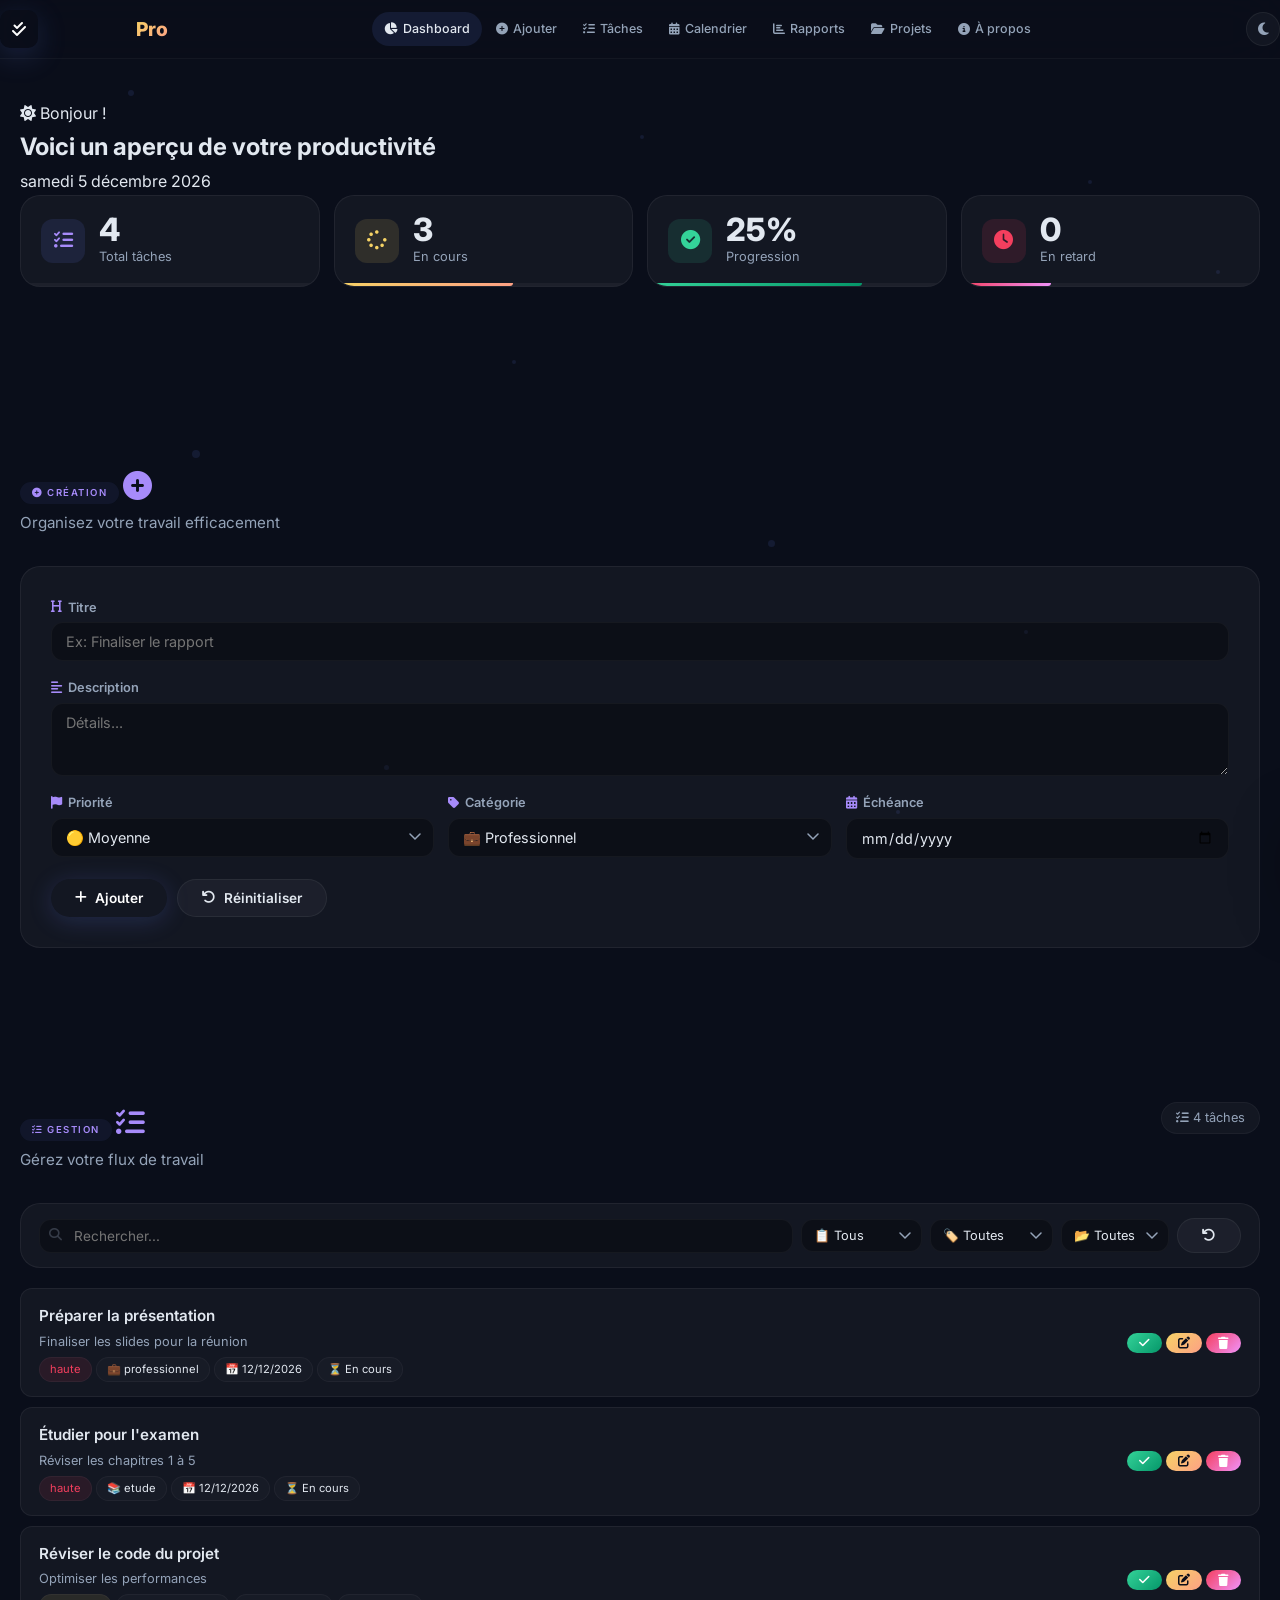
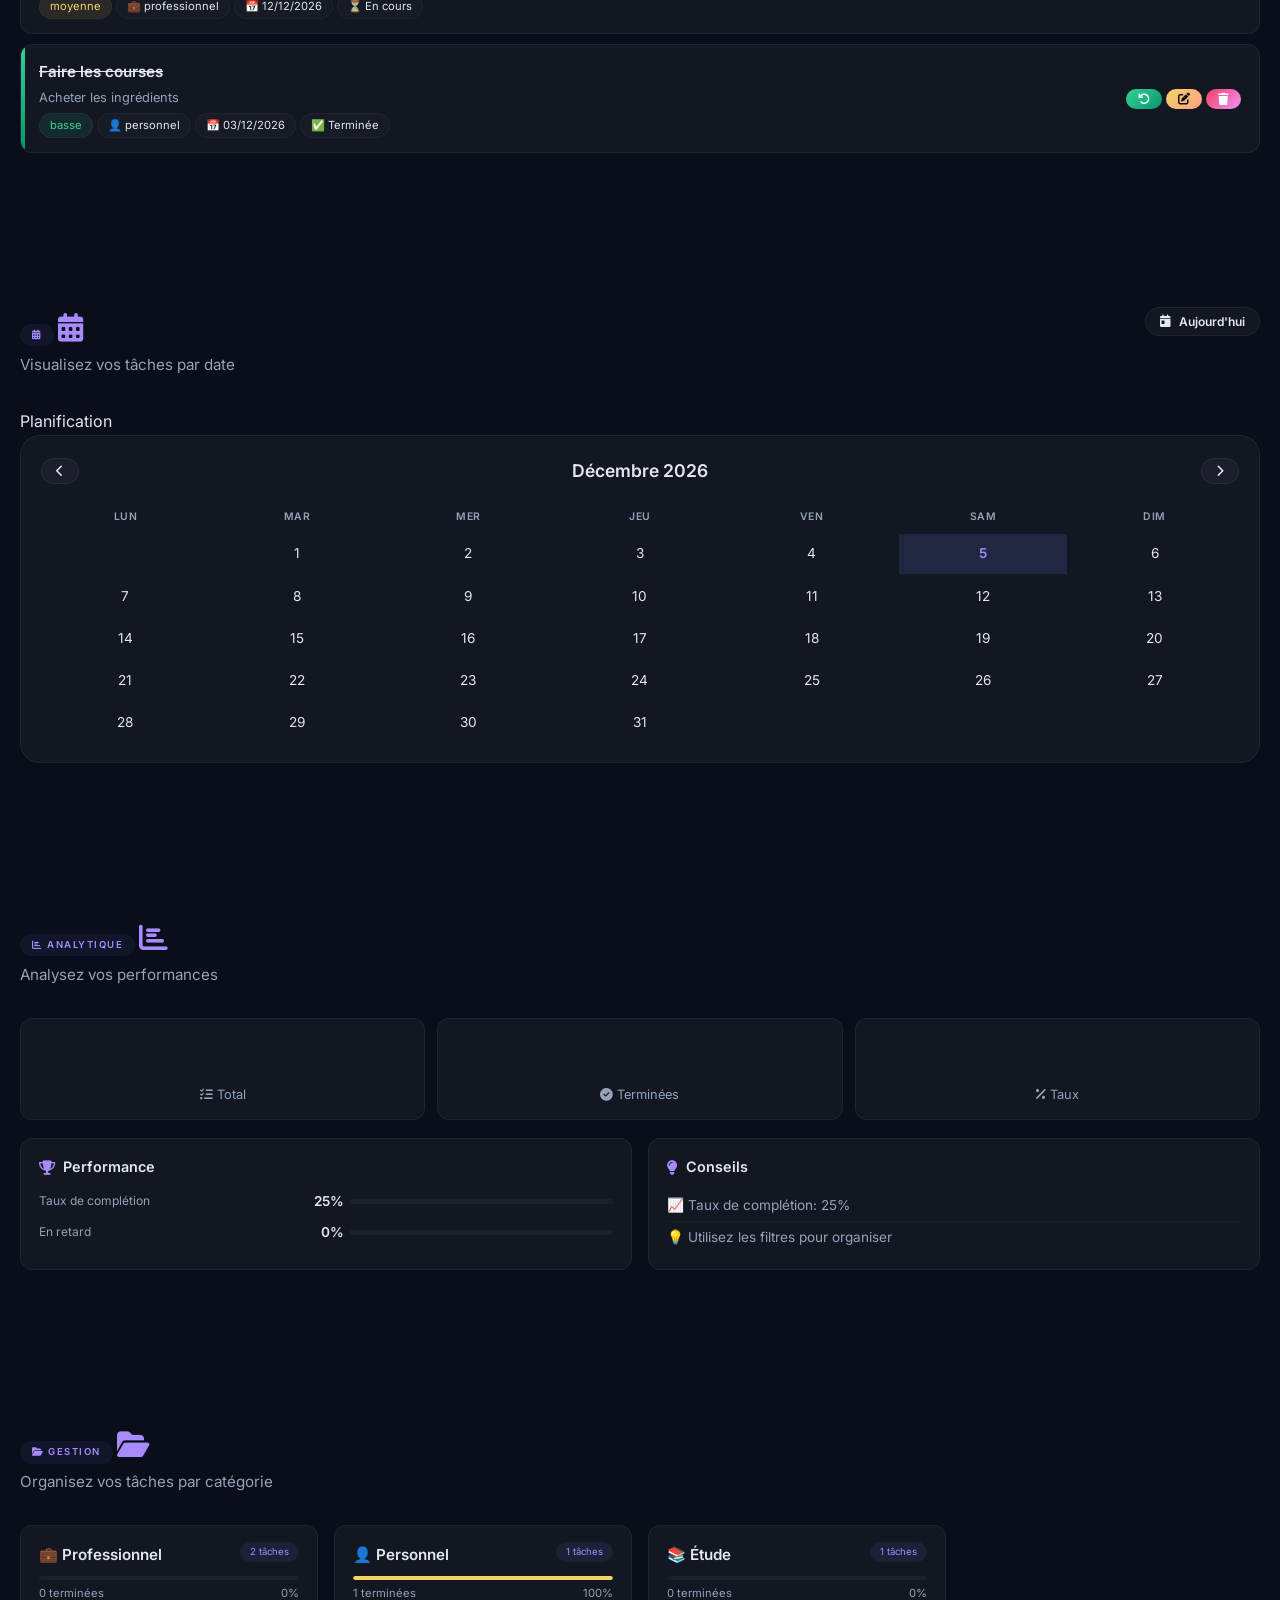
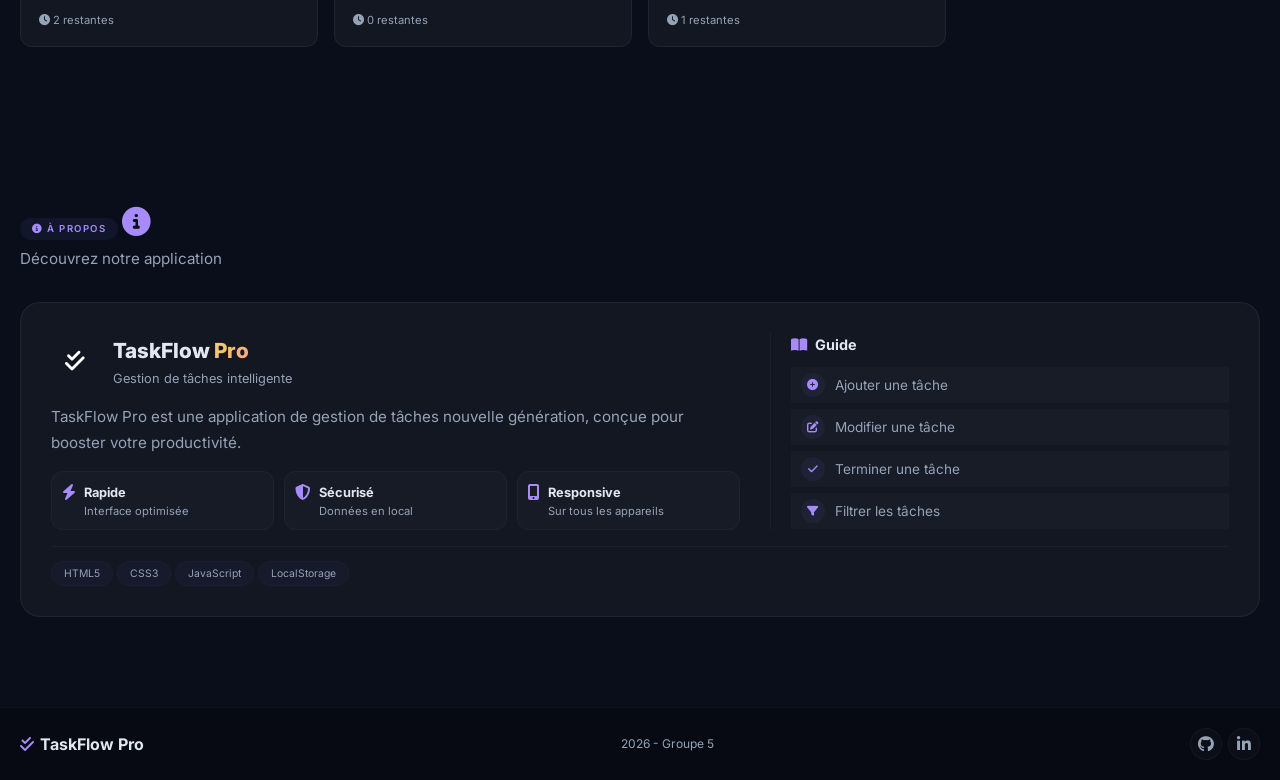
<file: index.html>
<!DOCTYPE html>
<html lang="fr">
<head>
    <meta charset="UTF-8" />
    <meta name="viewport" content="width=device-width, initial-scale=1.0" />
    <title>TaskFlow Pro - Gestion de tâches</title>
    <!-- Font Awesome 6 -->
    <link rel="stylesheet" href="https://cdnjs.cloudflare.com/ajax/libs/font-awesome/6.5.0/css/all.min.css" />
    <link href="https://fonts.googleapis.com/css2?family=Inter:wght@300;400;500;600;700;800;900&display=swap" rel="stylesheet" />
    <link rel="stylesheet" href="style.css" />
</head>
<body>
    <!-- PARTICULES -->
    <div id="particles-bg">
        <div class="particle"></div>
        <div class="particle"></div>
        <div class="particle"></div>
        <div class="particle"></div>
        <div class="particle"></div>
        <div class="particle"></div>
        <div class="particle"></div>
        <div class="particle"></div>
        <div class="particle"></div>
        <div class="particle"></div>
    </div>

    <!-- HEADER -->
    <header>
        <div class="container header-container">
            <a href="#dashboard" class="logo">
                <div class="logo-icon"><i class="fas fa-check-double"></i></div>
                <h1>TaskFlow<span>Pro</span></h1>
            </a>
            <nav>
                <ul>
                    <li><a href="#dashboard" class="active"><i class="fas fa-chart-pie"></i> Dashboard</a></li>
                    <li><a href="#add-task"><i class="fas fa-plus-circle"></i> Ajouter</a></li>
                    <li><a href="#task-list"><i class="fas fa-list-check"></i> Tâches</a></li>
                    <li><a href="#calendar"><i class="fas fa-calendar-alt"></i> Calendrier</a></li>
                    <li><a href="#reports"><i class="fas fa-chart-bar"></i> Rapports</a></li>
                    <li><a href="#projects"><i class="fas fa-folder-open"></i> Projets</a></li>
                    <li><a href="#about"><i class="fas fa-info-circle"></i> À propos</a></li>
                </ul>
            </nav>
            <div class="header-actions">
                <button class="theme-toggle" id="themeToggle"><i class="fas fa-moon"></i></button>
                <button id="mobile-menu-btn"><i class="fas fa-bars"></i></button>
            </div>
        </div>
    </header>

    <main>
        <!-- ===== DASHBOARD ===== -->
        <section id="dashboard" class="section scroll-animate">
            <div class="container">
                <div class="dashboard-header">
                    <div class="dashboard-greeting">
                        <span class="greeting-badge"><i class="fas fa-sun"></i> Bonjour !</span>
                        <h2>Voici un aperçu de votre productivité</h2>
                        <p class="greeting-date" id="currentDate"></p>
                    </div>
                </div>

                <div class="stats-grid">
                    <div class="stat-card" id="stat-total">
                        <div class="stat-icon"><i class="fas fa-tasks"></i></div>
                        <div class="stat-content">
                            <span class="stat-number">0</span>
                            <p>Total tâches</p>
                        </div>
                        <div class="stat-progress"><div class="progress-bar" style="width:100%"></div></div>
                    </div>
                    <div class="stat-card" id="stat-in-progress">
                        <div class="stat-icon"><i class="fas fa-spinner"></i></div>
                        <div class="stat-content">
                            <span class="stat-number">0</span>
                            <p>En cours</p>
                        </div>
                        <div class="stat-progress"><div class="progress-bar" style="width:60%"></div></div>
                    </div>
                    <div class="stat-card" id="stat-done">
                        <div class="stat-icon"><i class="fas fa-check-circle"></i></div>
                        <div class="stat-content">
                            <span class="stat-number">0%</span>
                            <p>Progression</p>
                        </div>
                        <div class="stat-progress"><div class="progress-bar" style="width:72%"></div></div>
                    </div>
                    <div class="stat-card" id="stat-late">
                        <div class="stat-icon"><i class="fas fa-clock"></i></div>
                        <div class="stat-content">
                            <span class="stat-number">0</span>
                            <p>En retard</p>
                        </div>
                        <div class="stat-progress"><div class="progress-bar" style="width:30%"></div></div>
                    </div>
                </div>

                
        </section>

        <!-- ===== AJOUTER ===== -->
        <section id="add-task" class="section scroll-animate">
            <div class="container">
                <div class="section-header">
                    <div>
                        <span class="section-badge"><i class="fas fa-plus-circle"></i> Création</span>
                        <h2><i class="fas fa-plus-circle"></i> Nouvelle tâche</h2>
                        <p>Organisez votre travail efficacement</p>
                    </div>
                </div>
                <div class="form-wrapper">
                    <form id="task-form">
                        <div class="form-group">
                            <label><i class="fas fa-heading"></i> Titre</label>
                            <input type="text" id="task-title" placeholder="Ex: Finaliser le rapport" required />
                        </div>
                        <div class="form-group">
                            <label><i class="fas fa-align-left"></i> Description</label>
                            <textarea id="task-desc" rows="3" placeholder="Détails..."></textarea>
                        </div>
                        <div class="form-row">
                            <div class="form-group">
                                <label><i class="fas fa-flag"></i> Priorité</label>
                                <select id="task-priority">
                                    <option value="basse">🟢 Basse</option>
                                    <option value="moyenne" selected>🟡 Moyenne</option>
                                    <option value="haute">🔴 Haute</option>
                                </select>
                            </div>
                            <div class="form-group">
                                <label><i class="fas fa-tag"></i> Catégorie</label>
                                <select id="task-category">
                                    <option value="professionnel">💼 Professionnel</option>
                                    <option value="personnel">👤 Personnel</option>
                                    <option value="etude">📚 Étude</option>
                                    <option value="urgent">⚡ Urgent</option>
                                    <option value="autre">📌 Autre</option>
                                </select>
                            </div>
                            <div class="form-group">
                                <label><i class="fas fa-calendar-alt"></i> Échéance</label>
                                <input type="date" id="task-due" />
                            </div>
                        </div>
                        <div class="form-actions">
                            <button type="submit" class="btn btn-primary"><i class="fas fa-plus"></i> Ajouter</button>
                            <button type="reset" class="btn btn-secondary"><i class="fas fa-undo"></i> Réinitialiser</button>
                        </div>
                    </form>
                </div>
            </div>
        </section>

        <!-- ===== TÂCHES ===== -->
        <section id="task-list" class="section scroll-animate">
            <div class="container">
                <div class="section-header">
                    <div>
                        <span class="section-badge"><i class="fas fa-list-check"></i> Gestion</span>
                        <h2><i class="fas fa-list-check"></i> Mes tâches</h2>
                        <p>Gérez votre flux de travail</p>
                    </div>
                    <div class="section-actions">
                        <span id="task-counter" class="counter-badge"><i class="fas fa-tasks"></i> 0 tâches</span>
                    </div>
                </div>

                <div class="filter-bar">
                    <div class="search-wrapper">
                        <i class="fas fa-search"></i>
                        <input type="text" id="search-input" placeholder="Rechercher..." />
                    </div>
                    <select id="filter-status">
                        <option value="all">📋 Tous</option>
                        <option value="en cours">⏳ En cours</option>
                        <option value="terminée">✅ Terminée</option>
                    </select>
                    <select id="filter-priority">
                        <option value="all">🏷️ Toutes</option>
                        <option value="basse">🟢 Basse</option>
                        <option value="moyenne">🟡 Moyenne</option>
                        <option value="haute">🔴 Haute</option>
                    </select>
                    <select id="filter-category">
                        <option value="all">📂 Toutes</option>
                        <option value="professionnel">💼 Pro</option>
                        <option value="personnel">👤 Perso</option>
                        <option value="etude">📚 Étude</option>
                        <option value="urgent">⚡ Urgent</option>
                    </select>
                    <button id="clear-filters" class="btn btn-secondary"><i class="fas fa-undo"></i></button>
                </div>

                <div id="tasks-container"></div>
            </div>
        </section>

        <!-- ===== CALENDRIER ===== -->
        <section id="calendar" class="section scroll-animate">
            <div class="container">
                <div class="section-header">
                    <div>
                        <span class="section-badge"><i class="fas fa-calendar-alt"></i> </span>
                        <h2><i class="fas fa-calendar-alt"></i> Calendrier</h2>
                        <p>Visualisez vos tâches par date</p>
                    </div>
                    <div class="section-actions">
                        <button class="btn btn-secondary btn-sm" onclick="goToToday()"><i class="fas fa-calendar-day"></i> Aujourd'hui</button>
                    </div>
                </div>Planification
                <div class="calendar-wrapper">
                    <div class="calendar-header">
                        <button class="btn btn-secondary btn-sm" onclick="changeMonth(-1)"><i class="fas fa-chevron-left"></i></button>
                        <h3 id="calendarMonth">Janvier 2025</h3>
                        <button class="btn btn-secondary btn-sm" onclick="changeMonth(1)"><i class="fas fa-chevron-right"></i></button>
                    </div>
                    <div class="calendar-grid" id="calendarGrid"></div>
                </div>
            </div>
        </section>

        <!-- ===== RAPPORTS ===== -->
        <section id="reports" class="section scroll-animate">
            <div class="container">
                <div class="section-header">
                    <div>
                        <span class="section-badge"><i class="fas fa-chart-bar"></i> Analytique</span>
                        <h2><i class="fas fa-chart-bar"></i> Rapports</h2>
                        <p>Analysez vos performances</p>
                    </div>
                </div>
                <div class="reports-grid">
                    <div class="report-stats">
                        <div class="report-stat-card">
                            <span class="report-stat-number" id="reportTotal">0</span>
                            <p><i class="fas fa-tasks"></i> Total</p>
                        </div>
                        <div class="report-stat-card">
                            <span class="report-stat-number" id="reportCompleted">0</span>
                            <p><i class="fas fa-check-circle"></i> Terminées</p>
                        </div>
                        <div class="report-stat-card">
                            <span class="report-stat-number" id="reportRate">0%</span>
                            <p><i class="fas fa-percentage"></i> Taux</p>
                        </div>
                    </div>
                    <div class="report-summary">
                        <div class="report-summary-card">
                            <h4><i class="fas fa-trophy"></i> Performance</h4>
                            <div class="performance-metrics">
                                <div class="metric">
                                    <span class="metric-label">Taux de complétion</span>
                                    <span class="metric-value" id="metricGoal">0%</span>
                                    <div class="metric-bar"><div class="metric-fill" style="width:0%"></div></div>
                                </div>
                                <div class="metric">
                                    <span class="metric-label">En retard</span>
                                    <span class="metric-value" id="metricLate">0%</span>
                                    <div class="metric-bar"><div class="metric-fill" style="width:0%;background:linear-gradient(135deg,#f43f5e,#f093fb);"></div></div>
                                </div>
                            </div>
                        </div>
                        <div class="report-summary-card">
                            <h4><i class="fas fa-lightbulb"></i> Conseils</h4>
                            <ul id="reportTips">
                                <li>💡 Créez votre première tâche</li>
                            </ul>
                        </div>
                    </div>
                </div>
            </div>
        </section>

        <!-- ===== PROJETS ===== -->
        <section id="projects" class="section scroll-animate">
            <div class="container">
                <div class="section-header">
                    <div>
                        <span class="section-badge"><i class="fas fa-folder-open"></i> Gestion</span>
                        <h2><i class="fas fa-folder-open"></i> Projets</h2>
                        <p>Organisez vos tâches par catégorie</p>
                    </div>
                </div>
                <div class="projects-grid" id="projectsContainer"></div>
            </div>
        </section>

        <!-- ===== À PROPOS ===== -->
        <section id="about" class="section scroll-animate">
            <div class="container">
                <div class="section-header">
                    <div>
                        <span class="section-badge"><i class="fas fa-info-circle"></i> À propos</span>
                        <h2><i class="fas fa-info-circle"></i> TaskFlow Pro</h2>
                        <p>Découvrez notre application</p>
                    </div>
                </div>
                <div class="about-wrapper">
                    <div class="about-grid">
                        <div class="about-content">
                            <div class="about-header">
                                <div class="about-logo"><i class="fas fa-check-double"></i></div>
                                <div>
                                    <h3>TaskFlow <span>Pro</span></h3>
                                    <p>Gestion de tâches intelligente</p>
                                </div>
                            </div>
                            <p class="about-description">
                                TaskFlow Pro est une application de gestion de tâches nouvelle génération, 
                                conçue pour booster votre productivité.
                            </p>
                            <div class="about-features">
                                <div class="feature-item">
                                    <i class="fas fa-bolt"></i>
                                    <div>
                                        <h4>Rapide</h4>
                                        <p>Interface optimisée</p>
                                    </div>
                                </div>
                                <div class="feature-item">
                                    <i class="fas fa-shield-alt"></i>
                                    <div>
                                        <h4>Sécurisé</h4>
                                        <p>Données en local</p>
                                    </div>
                                </div>
                                <div class="feature-item">
                                    <i class="fas fa-mobile-alt"></i>
                                    <div>
                                        <h4>Responsive</h4>
                                        <p>Sur tous les appareils</p>
                                    </div>
                                </div>
                            </div>
                        </div>
                        <div class="about-guide">
                            <h4><i class="fas fa-book-open"></i> Guide</h4>
                            <ul>
                                <li><span class="guide-icon"><i class="fas fa-plus-circle"></i></span> Ajouter une tâche</li>
                                <li><span class="guide-icon"><i class="fas fa-edit"></i></span> Modifier une tâche</li>
                                <li><span class="guide-icon"><i class="fas fa-check"></i></span> Terminer une tâche</li>
                                <li><span class="guide-icon"><i class="fas fa-filter"></i></span> Filtrer les tâches</li>
                            </ul>
                        </div>
                    </div>
                    <div class="about-tech">
                        <span class="tech-tag">HTML5</span>
                        <span class="tech-tag">CSS3</span>
                        <span class="tech-tag">JavaScript</span>
                        <span class="tech-tag">LocalStorage</span>
                    </div>
                </div>
            </div>
        </section>
    </main>

    <footer>
        <div class="container">
            <div class="footer-content">
                <div class="footer-logo"><i class="fas fa-check-double"></i> TaskFlow Pro</div>
                <p> 2026 - Groupe 5</p>
                <div class="footer-social">
                    <a href="#"><i class="fab fa-github"></i></a>
                    <a href="#"><i class="fab fa-linkedin-in"></i></a>
                </div>
            </div>
        </div>
    </footer>

    <!-- TOAST -->
    <div id="toast" class="toast">
        <div class="toast-icon"><i class="fas fa-check-circle"></i></div>
        <div class="toast-content">
            <strong id="toast-title">Succès</strong>
            <p id="toast-message">Action effectuée</p>
        </div>
        <button class="toast-close"><i class="fas fa-times"></i></button>
    </div>

    <!-- BACK TO TOP -->
    <button id="back-to-top" class="back-to-top"><i class="fas fa-chevron-up"></i></button>

    <!-- VOTRE JS -->
    <script src="script.js"></script>
</body>
</html>
</file>
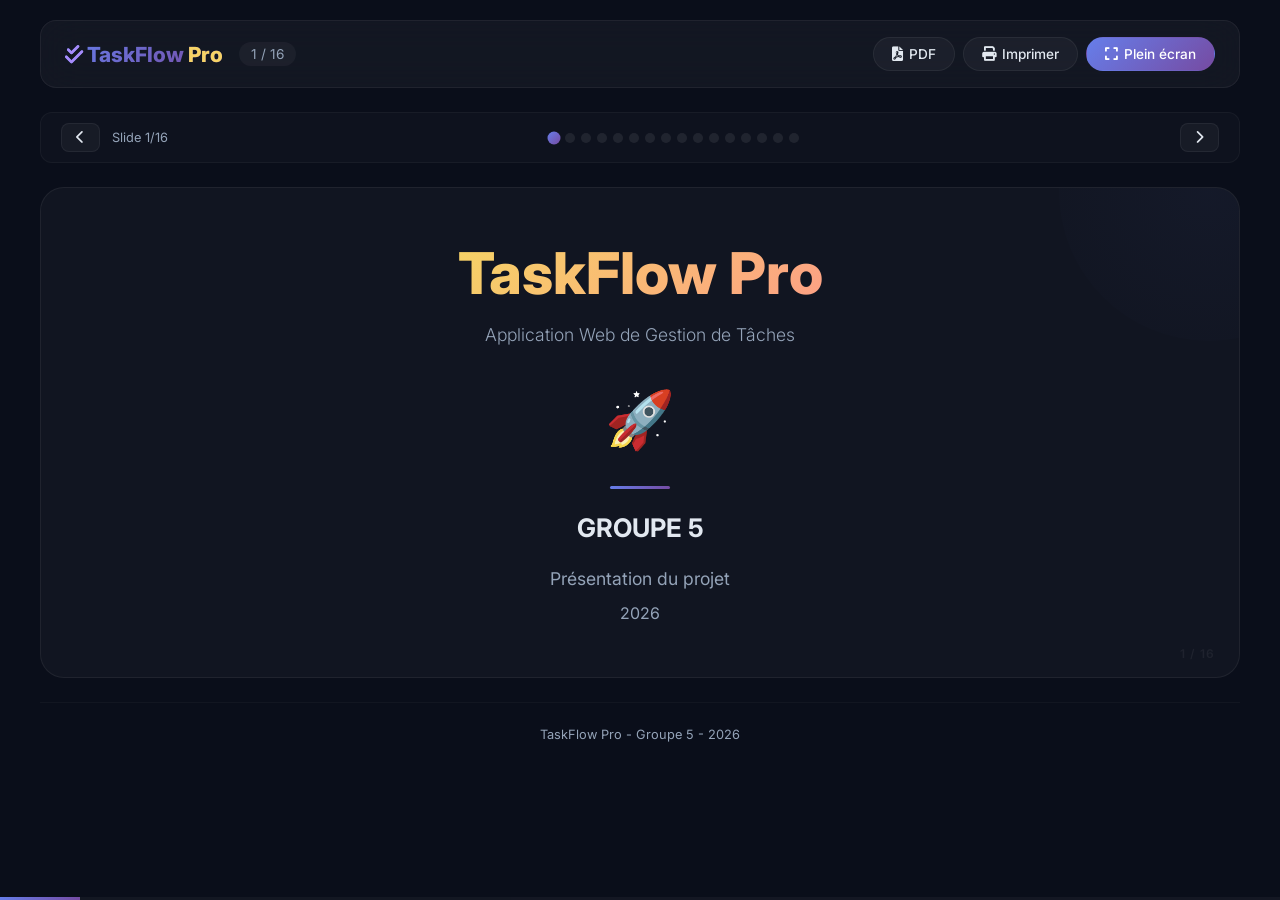
<file: presentation.html>
<!DOCTYPE html>
<html lang="fr">
<head>
    <meta charset="UTF-8" />
    <meta name="viewport" content="width=device-width, initial-scale=1.0" />
    <title>TaskFlow Pro - Présentation Complète</title>
    <link rel="stylesheet" href="https://cdnjs.cloudflare.com/ajax/libs/font-awesome/6.0.0-beta3/css/all.min.css" />
    <link href="https://fonts.googleapis.com/css2?family=Inter:wght@300;400;500;600;700;800;900&display=swap" rel="stylesheet" />
    <style>
        /* =============================================
           STYLES COMPLETS DE LA PRÉSENTATION
           ============================================= */
        * {
            margin: 0;
            padding: 0;
            box-sizing: border-box;
        }

        body {
            font-family: 'Inter', 'Segoe UI', sans-serif;
            background: #0a0e1a;
            color: #e2e8f0;
            padding: 20px;
        }

        .container {
            max-width: 1200px;
            margin: 0 auto;
        }

        /* ===== BARRE D'OUTILS ===== */
        .toolbar {
            display: flex;
            justify-content: space-between;
            align-items: center;
            flex-wrap: wrap;
            gap: 12px;
            padding: 16px 24px;
            background: rgba(255, 255, 255, 0.04);
            border: 1px solid rgba(255, 255, 255, 0.06);
            border-radius: 16px;
            margin-bottom: 24px;
            backdrop-filter: blur(20px);
            position: sticky;
            top: 0;
            z-index: 100;
        }

        .toolbar-left {
            display: flex;
            align-items: center;
            gap: 16px;
        }

        .toolbar-left .logo {
            font-size: 1.3rem;
            font-weight: 800;
            background: linear-gradient(135deg, #667eea, #764ba2);
            -webkit-background-clip: text;
            -webkit-text-fill-color: transparent;
        }

        .toolbar-left .logo i {
            -webkit-text-fill-color: initial;
            color: #a78bfa;
        }

        .toolbar-left .slide-counter {
            color: #94a3b8;
            font-size: 0.85rem;
            padding: 4px 12px;
            background: rgba(255, 255, 255, 0.04);
            border-radius: 20px;
        }

        .toolbar-right {
            display: flex;
            gap: 8px;
            flex-wrap: wrap;
        }

        .btn-tool {
            display: inline-flex;
            align-items: center;
            gap: 6px;
            padding: 8px 18px;
            border: 1px solid rgba(255, 255, 255, 0.06);
            border-radius: 30px;
            background: rgba(255, 255, 255, 0.04);
            color: #e2e8f0;
            font-size: 0.85rem;
            font-weight: 500;
            cursor: pointer;
            transition: all 0.3s ease;
            font-family: inherit;
        }

        .btn-tool:hover {
            background: rgba(102, 126, 234, 0.15);
            border-color: rgba(102, 126, 234, 0.3);
            transform: translateY(-2px);
        }

        .btn-tool.primary {
            background: linear-gradient(135deg, #667eea, #764ba2);
            border-color: transparent;
            color: white;
        }

        .btn-tool.primary:hover {
            box-shadow: 0 8px 30px rgba(102, 126, 234, 0.3);
        }

        .btn-tool i {
            font-size: 0.9rem;
        }

        /* ===== NAVIGATION DES SLIDES ===== */
        .slide-nav {
            display: flex;
            align-items: center;
            gap: 12px;
            padding: 10px 20px;
            background: rgba(255, 255, 255, 0.02);
            border-radius: 12px;
            border: 1px solid rgba(255, 255, 255, 0.04);
            margin-bottom: 24px;
            flex-wrap: wrap;
        }

        .slide-nav button {
            background: rgba(255, 255, 255, 0.04);
            border: 1px solid rgba(255, 255, 255, 0.06);
            color: #e2e8f0;
            padding: 6px 14px;
            border-radius: 8px;
            cursor: pointer;
            transition: all 0.3s ease;
            font-size: 0.85rem;
        }

        .slide-nav button:hover {
            background: rgba(102, 126, 234, 0.15);
        }

        .slide-nav .dots {
            display: flex;
            gap: 6px;
            flex: 1;
            justify-content: center;
            flex-wrap: wrap;
        }

        .slide-nav .dot {
            width: 10px;
            height: 10px;
            border-radius: 50%;
            background: rgba(255, 255, 255, 0.08);
            cursor: pointer;
            transition: all 0.3s ease;
            border: none;
            padding: 0;
            flex-shrink: 0;
        }

        .slide-nav .dot.active {
            background: linear-gradient(135deg, #667eea, #764ba2);
            transform: scale(1.3);
        }

        .slide-nav .dot:hover {
            background: rgba(102, 126, 234, 0.4);
        }

        .slide-nav .nav-info {
            color: #94a3b8;
            font-size: 0.8rem;
            white-space: nowrap;
        }

        /* ===== SLIDES ===== */
        .slides-container {
            position: relative;
        }

        .slide {
            display: none;
            background: rgba(255, 255, 255, 0.03);
            border: 1px solid rgba(255, 255, 255, 0.06);
            border-radius: 24px;
            padding: 50px 60px;
            min-height: 450px;
            animation: fadeSlide 0.5s ease;
            position: relative;
            overflow: hidden;
        }

        .slide.active {
            display: block;
        }

        @keyframes fadeSlide {
            from {
                opacity: 0;
                transform: translateY(20px);
            }
            to {
                opacity: 1;
                transform: translateY(0);
            }
        }

        .slide::before {
            content: '';
            position: absolute;
            top: -30%;
            right: -10%;
            width: 300px;
            height: 300px;
            background: radial-gradient(circle, rgba(102, 126, 234, 0.04), transparent);
            border-radius: 50%;
            pointer-events: none;
        }

        .slide-number {
            position: absolute;
            bottom: 16px;
            right: 24px;
            color: rgba(255, 255, 255, 0.06);
            font-size: 0.75rem;
            font-weight: 600;
            letter-spacing: 1px;
        }

        .slide-badge {
            display: inline-block;
            padding: 3px 14px;
            border-radius: 30px;
            font-size: 0.65rem;
            font-weight: 600;
            text-transform: uppercase;
            letter-spacing: 1.2px;
            background: rgba(102, 126, 234, 0.1);
            color: #a78bfa;
            margin-bottom: 10px;
        }

        .slide-badge.gold {
            background: rgba(246, 211, 101, 0.1);
            color: #f6d365;
        }

        .slide-badge.green {
            background: rgba(52, 211, 153, 0.1);
            color: #34d399;
        }

        .slide-badge.rose {
            background: rgba(244, 63, 94, 0.1);
            color: #f43f5e;
        }

        .slide-title {
            font-size: 2.6rem;
            font-weight: 800;
            background: linear-gradient(135deg, #667eea, #764ba2);
            -webkit-background-clip: text;
            -webkit-text-fill-color: transparent;
            margin-bottom: 16px;
        }

        .slide-title.gold {
            background: linear-gradient(135deg, #f6d365, #fda085);
            -webkit-background-clip: text;
            -webkit-text-fill-color: transparent;
        }

        .slide-title.green {
            background: linear-gradient(135deg, #34d399, #059669);
            -webkit-background-clip: text;
            -webkit-text-fill-color: transparent;
        }

        .slide-title.rose {
            background: linear-gradient(135deg, #f093fb, #f5576c);
            -webkit-background-clip: text;
            -webkit-text-fill-color: transparent;
        }

        .slide-subtitle {
            font-size: 1.1rem;
            color: #94a3b8;
            margin-bottom: 24px;
            font-weight: 300;
        }

        .slide-content {
            font-size: 1.05rem;
            line-height: 1.8;
            color: #e2e8f0;
            position: relative;
            z-index: 1;
        }

        /* ===== COMPOSANTS ===== */
        .grid-2 {
            display: grid;
            grid-template-columns: 1fr 1fr;
            gap: 24px;
        }

        .grid-3 {
            display: grid;
            grid-template-columns: 1fr 1fr 1fr;
            gap: 20px;
        }

        .grid-4 {
            display: grid;
            grid-template-columns: 1fr 1fr 1fr 1fr;
            gap: 16px;
        }

        .slide-content ul {
            list-style: none;
            padding: 0;
        }

        .slide-content ul li {
            padding: 5px 0;
            padding-left: 28px;
            position: relative;
        }

        .slide-content ul li::before {
            content: "▸";
            position: absolute;
            left: 0;
            color: #a78bfa;
        }

        .slide-content ul li.checked::before {
            content: "✅";
        }

        .slide-content ul li.star::before {
            content: "⭐";
        }

        .slide-content ul li.warning::before {
            content: "⚠️";
        }

        .card {
            background: rgba(255, 255, 255, 0.02);
            border: 1px solid rgba(255, 255, 255, 0.04);
            border-radius: 14px;
            padding: 18px 20px;
            transition: all 0.3s ease;
        }

        .card:hover {
            background: rgba(255, 255, 255, 0.04);
            transform: translateY(-3px);
        }

        .card .icon {
            font-size: 1.8rem;
            margin-bottom: 8px;
            display: block;
        }

        .card h4 {
            color: #e2e8f0;
            font-size: 0.95rem;
            margin-bottom: 3px;
        }

        .card p {
            color: #94a3b8;
            font-size: 0.85rem;
        }

        .card .number {
            font-size: 2.4rem;
            font-weight: 800;
            background: linear-gradient(135deg, #667eea, #764ba2);
            -webkit-background-clip: text;
            -webkit-text-fill-color: transparent;
            display: block;
        }

        .tech-tag {
            display: inline-block;
            padding: 4px 14px;
            background: rgba(255, 255, 255, 0.03);
            border: 1px solid rgba(255, 255, 255, 0.04);
            border-radius: 30px;
            margin: 3px;
            font-size: 0.8rem;
            color: #94a3b8;
            transition: all 0.3s ease;
        }

        .tech-tag:hover {
            background: rgba(102, 126, 234, 0.1);
            color: #e2e8f0;
        }

        .color-dots {
            display: flex;
            gap: 8px;
            margin: 8px 0;
        }

        .color-dot {
            width: 30px;
            height: 30px;
            border-radius: 8px;
            border: 1px solid rgba(255, 255, 255, 0.06);
        }

        .code-block {
            background: rgba(0, 0, 0, 0.3);
            padding: 14px 18px;
            border-radius: 10px;
            font-family: 'Courier New', monospace;
            font-size: 0.8rem;
            color: #94a3b8;
            line-height: 1.6;
            overflow-x: auto;
            white-space: pre-wrap;
            word-break: break-all;
        }

        .highlight {
            background: rgba(102, 126, 234, 0.08);
            padding: 2px 10px;
            border-radius: 4px;
            border: 1px solid rgba(102, 126, 234, 0.08);
        }

        .separator {
            width: 60px;
            height: 3px;
            background: linear-gradient(135deg, #667eea, #764ba2);
            border-radius: 4px;
            margin: 16px 0;
        }

        /* ===== SLIDE CENTRÉE ===== */
        .slide-center {
            display: none;
            flex-direction: column;
            justify-content: center;
            align-items: center;
            text-align: center;
            min-height: 450px;
        }

        .slide-center.active {
            display: flex;
        }

        .slide-center .slide-title {
            font-size: 3.6rem;
        }

        .slide-center .big-icon {
            font-size: 3.5rem;
            margin-bottom: 16px;
        }

        /* ===== BARRE DE PROGRESSION ===== */
        .progress-bar-container {
            position: fixed;
            bottom: 0;
            left: 0;
            right: 0;
            height: 3px;
            background: rgba(255, 255, 255, 0.04);
            z-index: 200;
        }

        .progress-bar-fill {
            height: 100%;
            background: linear-gradient(135deg, #667eea, #764ba2);
            transition: width 0.5s ease;
            width: 0%;
        }

        /* ===== FOOTER ===== */
        .footer-presentation {
            text-align: center;
            color: #94a3b8;
            font-size: 0.8rem;
            padding: 24px 0 40px;
            border-top: 1px solid rgba(255, 255, 255, 0.03);
            margin-top: 24px;
        }

        /* ===== RESPONSIVE ===== */
        @media (max-width: 992px) {
            .slide {
                padding: 35px 30px;
            }
            .grid-2,
            .grid-3,
            .grid-4 {
                grid-template-columns: 1fr 1fr;
            }
            .slide-title {
                font-size: 2rem;
            }
            .slide-center .slide-title {
                font-size: 2.4rem;
            }
        }

        @media (max-width: 768px) {
            body {
                padding: 12px;
            }
            .slide {
                padding: 24px 18px;
                min-height: 300px;
            }
            .slide-title {
                font-size: 1.5rem;
            }
            .slide-center .slide-title {
                font-size: 1.8rem;
            }
            .grid-2,
            .grid-3,
            .grid-4 {
                grid-template-columns: 1fr;
                gap: 12px;
            }
            .toolbar {
                flex-direction: column;
                align-items: stretch;
                padding: 12px 16px;
            }
            .toolbar-right {
                justify-content: center;
            }
            .btn-tool {
                padding: 6px 14px;
                font-size: 0.75rem;
            }
            .slide-nav {
                justify-content: center;
                gap: 8px;
                padding: 8px 12px;
            }
            .slide-nav .dots {
                order: 3;
                flex-basis: 100%;
                justify-content: center;
                gap: 4px;
            }
            .slide-number {
                display: none;
            }
            .slide-content {
                font-size: 0.95rem;
            }
            .code-block {
                font-size: 0.7rem;
                padding: 10px 12px;
            }
            .color-dot {
                width: 24px;
                height: 24px;
            }
            .card .number {
                font-size: 1.8rem;
            }
        }

        @media (max-width: 480px) {
            .slide {
                padding: 18px 14px;
                min-height: 250px;
                border-radius: 16px;
            }
            .slide-title {
                font-size: 1.2rem;
            }
            .slide-center .slide-title {
                font-size: 1.5rem;
            }
            .slide-center .big-icon {
                font-size: 2.5rem;
            }
            .slide-badge {
                font-size: 0.55rem;
                padding: 2px 10px;
            }
            .toolbar-left .logo {
                font-size: 1rem;
            }
            .btn-tool {
                font-size: 0.7rem;
                padding: 4px 10px;
            }
            .slide-nav button {
                padding: 4px 10px;
                font-size: 0.75rem;
            }
            .slide-nav .dot {
                width: 8px;
                height: 8px;
            }
        }

        /* ===== IMPRESSION ===== */
        @media print {
            .toolbar,
            .slide-nav,
            .progress-bar-container {
                display: none !important;
            }
            .slide {
                display: block !important;
                page-break-after: always;
                border: none;
                background: white !important;
                color: #1a202c !important;
                padding: 40px !important;
                min-height: 100vh !important;
                border-radius: 0 !important;
            }
            .slide .slide-title {
                -webkit-text-fill-color: #667eea !important;
                color: #667eea !important;
                background: none !important;
            }
            .slide .slide-content {
                color: #1a202c !important;
            }
            .slide .slide-content .card {
                background: #f7fafc !important;
                border-color: #e2e8f0 !important;
            }
            .slide .slide-content .card h4 {
                color: #1a202c !important;
            }
            .slide .slide-content .card p {
                color: #4a5568 !important;
            }
            .slide .slide-content ul li {
                color: #1a202c !important;
            }
            .slide-center .slide-title {
                -webkit-text-fill-color: #f6d365 !important;
                color: #f6d365 !important;
            }
            body {
                background: white !important;
                padding: 0 !important;
            }
            .slide::before {
                display: none !important;
            }
            .slide-number {
                color: #cbd5e0 !important;
            }
            .code-block {
                background: #f7fafc !important;
                color: #2d3748 !important;
                border: 1px solid #e2e8f0 !important;
            }
            .footer-presentation {
                color: #a0aec0 !important;
                border-color: #e2e8f0 !important;
            }
            .tech-tag {
                background: #f7fafc !important;
                border-color: #e2e8f0 !important;
                color: #4a5568 !important;
            }
        }

        /* ===== LOADING ===== */
        .loading {
            text-align: center;
            padding: 60px;
            color: #94a3b8;
        }

        .loading .spinner {
            width: 40px;
            height: 40px;
            border: 3px solid rgba(255, 255, 255, 0.05);
            border-top: 3px solid #667eea;
            border-radius: 50%;
            animation: spin 0.8s linear infinite;
            margin: 0 auto 16px;
        }

        @keyframes spin {
            to {
                transform: rotate(360deg);
            }
        }
    </style>
</head>
<body>

<div class="container" id="app">
    <!-- ===== BARRE D'OUTILS ===== -->
    <div class="toolbar">
        <div class="toolbar-left">
            <span class="logo"><i class="fas fa-check-double"></i> TaskFlow <span style="-webkit-text-fill-color:initial;color:#f6d365;">Pro</span></span>
            <span class="slide-counter" id="slideCounter">1 / 30</span>
        </div>
        <div class="toolbar-right">
            <button class="btn-tool" onclick="exportPDF()">
                <i class="fas fa-file-pdf"></i> PDF
            </button>
            <button class="btn-tool" onclick="printPresentation()">
                <i class="fas fa-print"></i> Imprimer
            </button>
            <button class="btn-tool primary" onclick="fullscreen()">
                <i class="fas fa-expand"></i> Plein écran
            </button>
        </div>
    </div>

    <!-- ===== NAVIGATION ===== -->
    <div class="slide-nav">
        <button onclick="prevSlide()"><i class="fas fa-chevron-left"></i></button>
        <span class="nav-info" id="navInfo">Slide 1/30</span>
        <div class="dots" id="dotsContainer"></div>
        <button onclick="nextSlide()"><i class="fas fa-chevron-right"></i></button>
    </div>

    <!-- ===== SLIDES ===== -->
    <div class="slides-container" id="slidesContainer">
        <div class="loading">
            <div class="spinner"></div>
            <p>Chargement de la présentation...</p>
        </div>
    </div>

    <div class="footer-presentation">
        TaskFlow Pro - Groupe 5 - 2026
    </div>
</div>

<!-- ===== BARRE DE PROGRESSION ===== -->
<div class="progress-bar-container">
    <div class="progress-bar-fill" id="progressBar"></div>
</div>

<script>
    // ============================================================
    // DONNÉES COMPLÈTES DE LA PRÉSENTATION
    // ============================================================
    const slidesData = [
        // =========================================================
        // SECTION 1 : PAGE DE GARDE
        // =========================================================
        {
            type: 'center',
            badge: null,
            title: 'TaskFlow Pro',
            subtitle: 'Application Web de Gestion de Tâches',
            content: `
                <div class="separator" style="margin:16px auto;"></div>
                <div style="font-size:1.6rem;font-weight:700;color:#e2e8f0;margin:12px 0;">GROUPE 5</div>
                <div style="color:#94a3b8;font-size:1.1rem;">Présentation du projet</div>
                <div style="color:#94a3b8;font-size:1rem;margin-top:4px;">2026</div>
            `,
            icon: '🚀'
        },

        // =========================================================
        // SECTION 2 : SOMMAIRE
        // =========================================================
        {
            type: 'normal',
            badge: 'Plan',
            title: 'SOMMAIRE',
            content: `
                <div style="display:grid;grid-template-columns:1fr 1fr;gap:8px 30px;font-size:1.1rem;">
                    <div><strong style="color:#a78bfa;">1.</strong> Page de garde</div>
                    <div><strong style="color:#a78bfa;">2.</strong> Sommaire</div>
                    <div><strong style="color:#a78bfa;">3.</strong> Présentation du projet</div>
                    <div><strong style="color:#a78bfa;">4.</strong> Objectifs</div>
                    <div><strong style="color:#a78bfa;">5.</strong> Technologies utilisées</div>
                    <div><strong style="color:#a78bfa;">6.</strong> Architecture</div>
                    <div><strong style="color:#a78bfa;">7.</strong> Dashboard</div>
                    <div><strong style="color:#a78bfa;">8.</strong> Ajout de tâche</div>
                    <div><strong style="color:#a78bfa;">9.</strong> Liste des tâches</div>
                    <div><strong style="color:#a78bfa;">10.</strong> Filtres & Recherche</div>
                    <div><strong style="color:#a78bfa;">11.</strong> Design & UX</div>
                    <div><strong style="color:#a78bfa;">12.</strong> Démonstration</div>
                    <div><strong style="color:#a78bfa;">13.</strong> Difficultés</div>
                    <div><strong style="color:#a78bfa;">14.</strong> Améliorations</div>
                    <div><strong style="color:#a78bfa;">15.</strong> Conclusion</div>
                    <div><strong style="color:#a78bfa;">16.</strong> Merci</div>
                </div>
            `
        },

        // =========================================================
        // SECTION 3 : PRÉSENTATION
        // =========================================================
        {
            type: 'normal',
            badge: 'Introduction',
            title: 'PRÉSENTATION DU PROJET',
            content: `
                <div class="grid-2">
                    <div>
                        <div style="color:#a78bfa;font-weight:600;font-size:0.9rem;">📌 Définition</div>
                        <p style="color:#94a3b8;font-size:0.95rem;">Application web de gestion de tâches permettant à un utilisateur de créer, organiser, prioriser et suivre ses activités quotidiennes ou professionnelles.</p>
                    </div>
                    <div>
                        <div style="color:#f6d365;font-weight:600;font-size:0.9rem;">🎯 Problématique</div>
                        <p style="color:#94a3b8;font-size:0.95rem;">Comment améliorer la productivité personnelle à travers un outil numérique intuitif et accessible ?</p>
                    </div>
                    <div style="grid-column:1/-1;">
                        <div style="color:#34d399;font-weight:600;font-size:0.9rem;">👥 Public cible</div>
                        <div style="display:flex;gap:12px;flex-wrap:wrap;margin-top:6px;">
                            <span class="tech-tag">👤 Particuliers</span>
                            <span class="tech-tag">💼 Professionnels</span>
                            <span class="tech-tag">🎓 Étudiants</span>
                        </div>
                    </div>
                </div>
            `
        },

        // =========================================================
        // SECTION 4 : OBJECTIFS
        // =========================================================
        {
            type: 'normal',
            badge: 'Objectifs',
            title: 'OBJECTIFS DU PROJET',
            content: `
                <div class="grid-2">
                    <div>
                        <div style="color:#a78bfa;font-weight:600;font-size:0.9rem;">🎯 Objectif principal</div>
                        <p style="color:#94a3b8;font-size:0.95rem;">Développer une application web interactive de gestion de tâches personnelles avec une interface intuitive.</p>
                    </div>
                    <div>
                        <div style="color:#f6d365;font-weight:600;font-size:0.9rem;">📋 Objectifs spécifiques</div>
                        <ul style="font-size:0.9rem;">
                            <li class="checked">Interface moderne et ergonomique</li>
                            <li class="checked">Gestion complète des tâches (CRUD)</li>
                            <li class="checked">Persistance des données (LocalStorage)</li>
                            <li class="checked">Système de filtrage et recherche</li>
                            <li class="checked">Design responsive</li>
                            <li class="checked">Animations fluides</li>
                        </ul>
                    </div>
                </div>
            `
        },

        // =========================================================
        // SECTION 5 : TECHNOLOGIES
        // =========================================================
        {
            type: 'normal',
            badge: 'Stack technique',
            title: 'TECHNOLOGIES UTILISÉES',
            content: `
                <div class="grid-3">
                    <div class="card">
                        <span class="icon">🌐</span>
                        <h4>Frontend</h4>
                        <p>HTML5 Sémantique</p>
                        <p>CSS3 (Flexbox, Grid)</p>
                        <p>JavaScript ES6+</p>
                        <div style="margin-top:6px;">
                            <span class="tech-tag">DOM</span>
                            <span class="tech-tag">Animations</span>
                        </div>
                    </div>
                    <div class="card">
                        <span class="icon">🎨</span>
                        <h4>Bibliothèques</h4>
                        <p>Font Awesome</p>
                        <p>Google Fonts (Inter)</p>
                        <p>LocalStorage API</p>
                        <div style="margin-top:6px;">
                            <span class="tech-tag">Icônes</span>
                            <span class="tech-tag">Typographie</span>
                        </div>
                    </div>
                    <div class="card">
                        <span class="icon">📦</span>
                        <h4>Outils</h4>
                        <p>VS Code</p>
                        <p>GitHub</p>
                        <p>Chrome DevTools</p>
                        <div style="margin-top:6px;">
                            <span class="tech-tag">Versioning</span>
                            <span class="tech-tag">Débogage</span>
                        </div>
                    </div>
                </div>
            `
        },

        // =========================================================
        // SECTION 6 : ARCHITECTURE
        // =========================================================
        {
            type: 'normal',
            badge: 'Structure',
            title: 'ARCHITECTURE DE L\'APPLICATION',
            content: `
                <div class="grid-2">
                    <div>
                        <div style="color:#a78bfa;font-weight:600;font-size:0.9rem;">📁 Structure des fichiers</div>
                        <div class="code-block">
taskflow-pro/
├── index.html          # Structure HTML
├── presentation.html   # Présentation
├── css/
│   └── style.css       # Styles CSS
├── js/
│   └── app.js          # Logique JS
└── README.md           # Documentation
                        </div>
                    </div>
                    <div>
                        <div style="color:#f6d365;font-weight:600;font-size:0.9rem;">🔄 Flux de données</div>
                        <div style="background:rgba(0,0,0,0.3);padding:20px;border-radius:12px;text-align:center;color:#94a3b8;margin-top:8px;">
                            <span style="color:#e2e8f0;">Actions Utilisateur</span><br>
                            ⬇️<br>
                            <span style="color:#a78bfa;">Manipulation DOM</span><br>
                            ⬇️<br>
                            <span style="color:#f6d365;font-weight:600;">LocalStorage</span>
                        </div>
                    </div>
                </div>
            `
        },

        // =========================================================
        // SECTION 7 : DASHBOARD
        // =========================================================
        {
            type: 'normal',
            badge: 'Fonctionnalité',
            title: 'TABLEAU DE BORD (Dashboard)',
            content: `
                <div style="color:#94a3b8;font-size:0.95rem;margin-bottom:16px;">📊 Vue d'ensemble en temps réel</div>
                <div class="grid-4">
                    <div class="card" style="text-align:center;">
                        <span class="number" style="background:linear-gradient(135deg,#667eea,#764ba2);-webkit-background-clip:text;-webkit-text-fill-color:transparent;display:block;font-size:2.4rem;">0</span>
                        <p style="color:#94a3b8;">Total</p>
                        <div style="height:3px;background:rgba(255,255,255,0.04);margin-top:8px;border-radius:4px;overflow:hidden;">
                            <div style="height:100%;width:100%;background:linear-gradient(135deg,#667eea,#764ba2);border-radius:4px;"></div>
                        </div>
                    </div>
                    <div class="card" style="text-align:center;">
                        <span class="number" style="background:linear-gradient(135deg,#f6d365,#fda085);-webkit-background-clip:text;-webkit-text-fill-color:transparent;display:block;font-size:2.4rem;">0</span>
                        <p style="color:#94a3b8;">En cours</p>
                        <div style="height:3px;background:rgba(255,255,255,0.04);margin-top:8px;border-radius:4px;overflow:hidden;">
                            <div style="height:100%;width:60%;background:linear-gradient(135deg,#f6d365,#fda085);border-radius:4px;"></div>
                        </div>
                    </div>
                    <div class="card" style="text-align:center;">
                        <span class="number" style="background:linear-gradient(135deg,#34d399,#059669);-webkit-background-clip:text;-webkit-text-fill-color:transparent;display:block;font-size:2.4rem;">0</span>
                        <p style="color:#94a3b8;">Terminées</p>
                        <div style="height:3px;background:rgba(255,255,255,0.04);margin-top:8px;border-radius:4px;overflow:hidden;">
                            <div style="height:100%;width:80%;background:linear-gradient(135deg,#34d399,#059669);border-radius:4px;"></div>
                        </div>
                    </div>
                    <div class="card" style="text-align:center;">
                        <span class="number" style="background:linear-gradient(135deg,#f093fb,#f5576c);-webkit-background-clip:text;-webkit-text-fill-color:transparent;display:block;font-size:2.4rem;">0</span>
                        <p style="color:#94a3b8;">En retard</p>
                        <div style="height:3px;background:rgba(255,255,255,0.04);margin-top:8px;border-radius:4px;overflow:hidden;">
                            <div style="height:100%;width:30%;background:linear-gradient(135deg,#f093fb,#f5576c);border-radius:4px;"></div>
                        </div>
                    </div>
                </div>
                <div style="margin-top:16px;display:flex;gap:12px;flex-wrap:wrap;justify-content:center;">
                    <span class="tech-tag">✅ Compteurs animés</span>
                    <span class="tech-tag">📊 Barres de progression</span>
                    <span class="tech-tag">✨ Glassmorphism</span>
                </div>
            `
        },

        // =========================================================
        // SECTION 8 : AJOUT DE TÂCHE
        // =========================================================
        {
            type: 'normal',
            badge: 'Fonctionnalité',
            title: 'AJOUT DE TÂCHE',
            content: `
                <div class="grid-2">
                    <div>
                        <div style="color:#a78bfa;font-weight:600;font-size:0.9rem;">➕ Formulaire complet</div>
                        <ul style="font-size:0.9rem;">
                            <li>📝 Titre (obligatoire)</li>
                            <li>📄 Description</li>
                            <li>🏷️ Priorité (Basse/Moyenne/Haute)</li>
                            <li>📂 Catégorie</li>
                            <li>📅 Date d'échéance</li>
                        </ul>
                    </div>
                    <div>
                        <div style="color:#f6d365;font-weight:600;font-size:0.9rem;">✨ Points forts</div>
                        <ul style="font-size:0.9rem;">
                            <li class="checked">Validation des champs</li>
                            <li class="checked">Feedback utilisateur (toast)</li>
                            <li class="checked">Mode édition intégré</li>
                            <li class="checked">Réinitialisation rapide</li>
                        </ul>
                    </div>
                </div>
                <div style="margin-top:16px;display:flex;gap:12px;flex-wrap:wrap;justify-content:center;">
                    <span class="tech-tag">✅ Validation</span>
                    <span class="tech-tag">🔔 Notifications</span>
                    <span class="tech-tag">✏️ Édition</span>
                </div>
            `
        },

        // =========================================================
        // SECTION 9 : LISTE DES TÂCHES
        // =========================================================
        {
            type: 'normal',
            badge: 'Fonctionnalité',
            title: 'LISTE DES TÂCHES',
            content: `
                <div class="grid-2">
                    <div>
                        <div style="color:#a78bfa;font-weight:600;font-size:0.9rem;">📋 Affichage</div>
                        <ul style="font-size:0.9rem;">
                            <li>📝 Titre et description</li>
                            <li>🏷️ Métadonnées</li>
                            <li>📊 Statut visuel</li>
                        </ul>
                    </div>
                    <div>
                        <div style="color:#f6d365;font-weight:600;font-size:0.9rem;">🎯 Actions</div>
                        <ul style="font-size:0.9rem;">
                            <li class="checked">✅ Marquer comme terminée</li>
                            <li class="checked">✏️ Modifier</li>
                            <li class="checked">🗑️ Supprimer</li>
                            <li class="checked">📊 Tri intelligent</li>
                        </ul>
                    </div>
                </div>
                <div style="margin-top:16px;display:flex;gap:12px;flex-wrap:wrap;justify-content:center;">
                    <span class="tech-tag">📱 Responsive</span>
                    <span class="tech-tag">🔄 Animation slide-in</span>
                    <span class="tech-tag">⚠️ Indicateur de retard</span>
                </div>
            `
        },

        // =========================================================
        // SECTION 10 : FILTRES & RECHERCHE
        // =========================================================
        {
            type: 'normal',
            badge: 'Fonctionnalité',
            title: 'FILTRES & RECHERCHE',
            content: `
                <div class="grid-3">
                    <div class="card">
                        <span class="icon">🔍</span>
                        <h4>Recherche</h4>
                        <p>Recherche en temps réel</p>
                        <p>Raccourci Ctrl+F</p>
                        <p>Indicateur de résultats</p>
                    </div>
                    <div class="card">
                        <span class="icon">🏷️</span>
                        <h4>Filtres</h4>
                        <p>Par statut</p>
                        <p>Par priorité</p>
                        <p>Par catégorie</p>
                    </div>
                    <div class="card">
                        <span class="icon">✨</span>
                        <h4>Points forts</h4>
                        <p>Combinaison de filtres</p>
                        <p>Réinitialisation en un clic</p>
                        <p>Résultats dynamiques</p>
                    </div>
                </div>
            `
        },

        // =========================================================
        // SECTION 11 : DESIGN & UX
        // =========================================================
        {
            type: 'normal',
            badge: 'Design',
            title: 'DESIGN & UX',
            content: `
                <div class="grid-2">
                    <div>
                        <div style="color:#a78bfa;font-weight:600;font-size:0.9rem;">🎨 Charte graphique</div>
                        <div class="color-dots">
                            <span class="color-dot" style="background:#0a0e1a;"></span>
                            <span class="color-dot" style="background:#667eea;"></span>
                            <span class="color-dot" style="background:#a78bfa;"></span>
                            <span class="color-dot" style="background:#f6d365;"></span>
                            <span class="color-dot" style="background:#34d399;"></span>
                            <span class="color-dot" style="background:#f43f5e;"></span>
                        </div>
                        <ul style="font-size:0.9rem;">
                            <li>Thème sombre premium</li>
                            <li>Typographie : Inter</li>
                            <li>Effet glassmorphism</li>
                            <li>Dégradés dynamiques</li>
                        </ul>
                    </div>
                    <div>
                        <div style="color:#f6d365;font-weight:600;font-size:0.9rem;">✨ Effets visuels</div>
                        <ul style="font-size:0.9rem;">
                            <li class="checked">Animations hover</li>
                            <li class="checked">Animation scroll</li>
                            <li class="checked">Particules en arrière-plan</li>
                            <li class="checked">Loader personnalisé</li>
                            <li class="checked">Toast notifications</li>
                        </ul>
                        <div style="color:#34d399;font-weight:600;font-size:0.9rem;margin-top:10px;">📱 Responsive</div>
                        <ul style="font-size:0.9rem;">
                            <li>Desktop (1200px+)</li>
                            <li>Tablette (768px-1200px)</li>
                            <li>Mobile (&lt; 768px)</li>
                        </ul>
                    </div>
                </div>
            `
        },

        // =========================================================
        // SECTION 12 : DÉMONSTRATION
        // =========================================================
        {
            type: 'normal',
            badge: 'Démo',
            title: 'DÉMONSTRATION EN DIRECT',
            content: `
                <div style="color:#a78bfa;font-weight:600;font-size:0.9rem;margin-bottom:12px;">🎬 Scénario de démonstration</div>
                <div class="grid-2">
                    <div>
                        <div class="card" style="padding:12px 16px;">
                            <strong style="color:#f6d365;">1. 📊 Tableau de bord</strong>
                            <p style="font-size:0.85rem;">Voir les statistiques en temps réel</p>
                        </div>
                        <div class="card" style="padding:12px 16px;">
                            <strong style="color:#f6d365;">2. ➕ Ajout d'une tâche</strong>
                            <p style="font-size:0.85rem;">Remplir le formulaire et valider</p>
                        </div>
                        <div class="card" style="padding:12px 16px;">
                            <strong style="color:#f6d365;">3. ✏️ Modification</strong>
                            <p style="font-size:0.85rem;">Modifier une tâche existante</p>
                        </div>
                    </div>
                    <div>
                        <div class="card" style="padding:12px 16px;">
                            <strong style="color:#f6d365;">4. ✅ Marquer comme terminée</strong>
                            <p style="font-size:0.85rem;">Changer le statut d'une tâche</p>
                        </div>
                        <div class="card" style="padding:12px 16px;">
                            <strong style="color:#f6d365;">5. 🔍 Filtres et recherche</strong>
                            <p style="font-size:0.85rem;">Tester les différents filtres</p>
                        </div>
                        <div class="card" style="padding:12px 16px;">
                            <strong style="color:#f6d365;">6. 💾 Persistance</strong>
                            <p style="font-size:0.85rem;">Rafraîchir la page pour vérifier</p>
                        </div>
                    </div>
                </div>
            `
        },

        // =========================================================
        // SECTION 13 : DIFFICULTÉS
        // =========================================================
        {
            type: 'normal',
            badge: 'Défis',
            title: 'DIFFICULTÉS RENCONTRÉES',
            content: `
                <div class="grid-2">
                    <div>
                        <div style="color:#f43f5e;font-weight:600;font-size:0.9rem;">🔧 Problèmes techniques</div>
                        <ul style="font-size:0.9rem;">
                            <li><strong>Gestion du state</strong><br><span style="color:#94a3b8;">→ Organisation modulaire du code</span></li>
                            <li style="margin-top:6px;"><strong>Persistance des données</strong><br><span style="color:#94a3b8;">→ Utilisation de LocalStorage</span></li>
                            <li style="margin-top:6px;"><strong>Design responsive</strong><br><span style="color:#94a3b8;">→ Approche mobile-first</span></li>
                            <li style="margin-top:6px;"><strong>Animations fluides</strong><br><span style="color:#94a3b8;">→ CSS transitions + requestAnimationFrame</span></li>
                        </ul>
                    </div>
                    <div>
                        <div style="color:#34d399;font-weight:600;font-size:0.9rem;">📚 Compétences acquises</div>
                        <ul style="font-size:0.9rem;">
                            <li class="checked">Maîtrise du DOM manipulation</li>
                            <li class="checked">Gestion d'état en JavaScript</li>
                            <li class="checked">Design system moderne</li>
                            <li class="checked">Responsive design avancé</li>
                            <li class="checked">Travail en équipe</li>
                            <li class="checked">Gestion de projet</li>
                        </ul>
                    </div>
                </div>
            `
        },

        // =========================================================
        // SECTION 14 : AMÉLIORATIONS
        // =========================================================
        {
            type: 'normal',
            badge: 'Évolutions',
            title: 'AXES D\'AMÉLIORATION',
            content: `
                <div class="grid-3">
                    <div class="card">
                        <span class="icon">🔹</span>
                        <h4>Backend</h4>
                        <p>• Migration vers une base de données</p>
                        <p>• Authentification utilisateur</p>
                        <p>• Partage de tâches</p>
                        <p>• API REST</p>
                    </div>
                    <div class="card">
                        <span class="icon">🔹</span>
                        <h4>Fonctionnalités</h4>
                        <p>• Notifications push</p>
                        <p>• Catégories personnalisables</p>
                        <p>• Tâches récurrentes</p>
                        <p>• Mode hors-ligne (PWA)</p>
                    </div>
                    <div class="card">
                        <span class="icon">🔹</span>
                        <h4>Technique</h4>
                        <p>• Migration vers React/Vue.js</p>
                        <p>• Tests unitaires</p>
                        <p>• CI/CD</p>
                        <p>• TypeScript</p>
                    </div>
                </div>
            `
        },

        // =========================================================
        // SECTION 15 : CONCLUSION
        // =========================================================
        {
            type: 'normal',
            badge: 'Bilan',
            title: 'CONCLUSION',
            content: `
                <div style="margin-bottom:20px;">
                    <div style="color:#a78bfa;font-weight:600;font-size:0.9rem;">✅ Bilan du projet</div>
                    <p style="color:#94a3b8;font-size:0.95rem;">Une application web de gestion de tâches fonctionnelle avec une interface moderne, responsive et intuitive.</p>
                </div>
                <div class="grid-2">
                    <div class="card">
                        <h4 style="color:#f6d365;">💡 Points forts</h4>
                        <ul style="font-size:0.9rem;">
                            <li class="checked">CRUD complet</li>
                            <li class="checked">Persistance LocalStorage</li>
                            <li class="checked">Interface premium</li>
                            <li class="checked">Filtres avancés</li>
                            <li class="checked">Animations fluides</li>
                            <li class="checked">100% responsive</li>
                        </ul>
                    </div>
                    <div class="card">
                        <h4 style="color:#34d399;">📈 Compétences</h4>
                        <ul style="font-size:0.9rem;">
                            <li class="checked">HTML5 Sémantique</li>
                            <li class="checked">CSS3 (Flexbox/Grid)</li>
                            <li class="checked">JavaScript ES6+</li>
                            <li class="checked">Travail d'équipe</li>
                            <li class="checked">Gestion de projet</li>
                        </ul>
                    </div>
                </div>
            `
        },

        // =========================================================
        // SECTION 16 : MERCI
        // =========================================================
        {
            type: 'center',
            badge: null,
            title: 'MERCI',
            subtitle: 'Questions / Réponses',
            content: `
                <div class="separator" style="margin:16px auto;"></div>
                <div style="margin-top:16px;">
                    <div style="background:rgba(102,126,234,0.08);padding:12px 24px;border-radius:12px;display:inline-block;border:1px solid rgba(102,126,234,0.1);">
                        <i class="fas fa-github" style="color:#a78bfa;"></i>
                        <span style="color:#a78bfa;font-size:1rem;margin-left:8px;">https://github.com/groupe5/taskflow-pro</span>
                    </div>
                </div>
                <div style="margin-top:20px;display:flex;gap:12px;flex-wrap:wrap;justify-content:center;">
                    <span class="tech-tag">📧 Email</span>
                    <span class="tech-tag">🔗 LinkedIn</span>
                    <span class="tech-tag">🐦 Twitter</span>
                </div>
            `,
            icon: '🙏'
        }
    ];

    // ============================================================
    // LOGIQUE DE LA PRÉSENTATION
    // ============================================================
    let currentSlide = 0;
    const totalSlides = slidesData.length;

    function renderSlides() {
        const container = document.getElementById('slidesContainer');
        const dotsContainer = document.getElementById('dotsContainer');

        let html = '';
        let dotsHtml = '';

        slidesData.forEach((slide, index) => {
            const isActive = index === 0 ? 'active' : '';
            const typeClass = slide.type === 'center' ? 'slide-center' : '';
            const icon = slide.icon ? `<div class="big-icon">${slide.icon}</div>` : '';
            const badgeClass = slide.badge ? getBadgeClass(index) : '';

            html += `
                <div class="slide ${isActive} ${typeClass}" data-index="${index}">
                    ${slide.badge ? `<span class="slide-badge ${badgeClass}">${slide.badge}</span>` : ''}
                    <div class="slide-title ${['gold','green','rose'][index % 3] || ''}">${slide.title}</div>
                    ${slide.subtitle ? `<div class="slide-subtitle">${slide.subtitle}</div>` : ''}
                    <div class="slide-content">
                        ${icon}
                        ${slide.content}
                    </div>
                    <span class="slide-number">${index + 1} / ${totalSlides}</span>
                </div>
            `;

            const dotActive = index === 0 ? 'active' : '';
            dotsHtml += `<button class="dot ${dotActive}" onclick="goToSlide(${index})" aria-label="Slide ${index+1}"></button>`;
        });

        container.innerHTML = html;
        dotsContainer.innerHTML = dotsHtml;
        updateUI();
    }

    function getBadgeClass(index) {
        const classes = ['', 'gold', 'green', 'rose', '', 'gold', 'green', 'rose', '', 'gold'];
        return classes[index % classes.length] || '';
    }

    function showSlide(index) {
        const slides = document.querySelectorAll('.slide');
        const dots = document.querySelectorAll('.dot');

        slides.forEach((slide, i) => {
            slide.classList.toggle('active', i === index);
        });

        dots.forEach((dot, i) => {
            dot.classList.toggle('active', i === index);
        });

        currentSlide = index;
        updateUI();
    }

    function updateUI() {
        document.getElementById('slideCounter').textContent = `${currentSlide + 1} / ${totalSlides}`;
        document.getElementById('navInfo').textContent = `Slide ${currentSlide + 1}/${totalSlides}`;
        document.getElementById('progressBar').style.width = `${((currentSlide + 1) / totalSlides) * 100}%`;
    }

    function nextSlide() {
        const next = (currentSlide + 1) % totalSlides;
        showSlide(next);
    }

    function prevSlide() {
        const prev = (currentSlide - 1 + totalSlides) % totalSlides;
        showSlide(prev);
    }

    function goToSlide(index) {
        showSlide(index);
    }

    function fullscreen() {
        if (!document.fullscreenElement) {
            document.documentElement.requestFullscreen().catch(() => {});
        } else {
            document.exitFullscreen().catch(() => {});
        }
    }

    function printPresentation() {
        window.print();
    }

    function exportPDF() {
        window.print();
    }

    // ============================================================
    // RACCOURCIS CLAVIER
    // ============================================================
    document.addEventListener('keydown', function(e) {
        if (e.key === 'ArrowRight' || e.key === 'ArrowDown' || e.key === ' ') {
            e.preventDefault();
            nextSlide();
        } else if (e.key === 'ArrowLeft' || e.key === 'ArrowUp') {
            e.preventDefault();
            prevSlide();
        } else if (e.key === 'f' || e.key === 'F') {
            fullscreen();
        } else if (e.key === 'Escape') {
            if (document.fullscreenElement) {
                document.exitFullscreen();
            }
        } else if (e.key >= '1' && e.key <= '9') {
            const num = parseInt(e.key) - 1;
            if (num < totalSlides) {
                goToSlide(num);
            }
        }
    });

    // ============================================================
    // INITIALISATION
    // ============================================================
    document.addEventListener('DOMContentLoaded', function() {
        renderSlides();
        console.log('📽️ Présentation TaskFlow Pro chargée !');
        console.log(`📊 ${totalSlides} slides disponibles`);
        console.log('💡 Raccourcis : ← → pour naviguer, F pour plein écran, 1-9 pour aller directement');
    });
</script>
</body>
</html>
</file>
<file: style.css>
/* ============================================
   TASKFLOW PRO - STYLES COMPLETS
   ============================================ */

:root {
    --primary-dark: #0a0e1a;
    --card-bg: rgba(255, 255, 255, 0.04);
    --card-border: rgba(255, 255, 255, 0.06);
    --gradient-main: linear-gradient( #05199d 100%);
    --gradient-green: linear-gradient(135deg, #34d399 0%, #059669 100%);
    --gradient-gold: linear-gradient(135deg, #f6d365 0%, #fda085 100%);
    --color-accent: #a78bfa;
    --color-text: #e2e8f0;
    --color-text-light: #94a3b8;
    --radius: 20px;
    --radius-sm: 12px;
    --transition: all 0.3s cubic-bezier(0.4, 0, 0.2, 1);
}

* { margin: 0; padding: 0; box-sizing: border-box; }

html { scroll-behavior: smooth; }

body {
    font-family: 'Inter', sans-serif;
    background: var(--primary-dark);
    color: var(--color-text);
    line-height: 1.7;
    min-height: 100vh;
    overflow-x: hidden;
}

#particles-bg {
    position: fixed;
    top: 0;
    left: 0;
    width: 100%;
    height: 100%;
    pointer-events: none;
    z-index: 0;
    overflow: hidden;
}

.particle {
    position: absolute;
    width: 4px;
    height: 4px;
    background: rgba(102, 126, 234, 0.12);
    border-radius: 50%;
    animation: float-particle 25s infinite linear;
}

.particle:nth-child(1) { top: 10%; left: 10%; animation-delay: 0s; width: 6px; height: 6px; }
.particle:nth-child(2) { top: 20%; left: 85%; animation-delay: -2s; }
.particle:nth-child(3) { top: 50%; left: 15%; animation-delay: -4s; width: 8px; height: 8px; }
.particle:nth-child(4) { top: 70%; left: 80%; animation-delay: -6s; }
.particle:nth-child(5) { top: 85%; left: 30%; animation-delay: -8s; width: 5px; height: 5px; }
.particle:nth-child(6) { top: 15%; left: 50%; animation-delay: -10s; }
.particle:nth-child(7) { top: 60%; left: 60%; animation-delay: -12s; width: 7px; height: 7px; }
.particle:nth-child(8) { top: 40%; left: 40%; animation-delay: -14s; }
.particle:nth-child(9) { top: 90%; left: 70%; animation-delay: -16s; width: 4px; height: 4px; }
.particle:nth-child(10) { top: 30%; left: 95%; animation-delay: -18s; }

@keyframes float-particle {
    0% { transform: translateY(0px) translateX(0px); opacity: 0.2; }
    25% { transform: translateY(-40px) translateX(25px); opacity: 0.7; }
    50% { transform: translateY(-15px) translateX(-15px); opacity: 0.3; }
    75% { transform: translateY(-50px) translateX(35px); opacity: 0.8; }
    100% { transform: translateY(0px) translateX(0px); opacity: 0.2; }
}

.container {
    max-width: 1280px;
    margin: 0 auto;
    padding: 0 20px;
    position: relative;
    z-index: 1;
}

/* HEADER */
header {
    position: fixed;
    top: 0;
    left: 0;
    width: 100%;
    z-index: 1000;
    background: rgba(10, 14, 26, 0.8);
    backdrop-filter: blur(30px);
    border-bottom: 1px solid rgba(255, 255, 255, 0.04);
    transition: var(--transition);
}

header.scrolled {
    background: rgba(10, 14, 26, 0.95);
    box-shadow: 0 10px 50px rgba(0, 0, 0, 0.3);
}

.header-container {
    display: flex;
    justify-content: space-between;
    align-items: center;
    padding: 10px 0;
    flex-wrap: wrap;
    gap: 8px;
}

.logo {
    display: flex;
    align-items: center;
    gap: 10px;
    text-decoration: none;
    flex-shrink: 0;
}

.logo-icon {
    width: 38px;
    height: 38px;
    background: var(--gradient-main);
    border-radius: 10px;
    display: flex;
    align-items: center;
    justify-content: center;
    font-size: 1rem;
    color: white;
    box-shadow: 0 8px 30px rgba(102, 126, 234, 0.2);
}

.logo h1 {
    font-size: 1.2rem;
    font-weight: 800;
    background: var(--gradient-main);
    -webkit-background-clip: text;
    -webkit-text-fill-color: transparent;
}

.logo h1 span {
    background: var(--gradient-gold);
    -webkit-background-clip: text;
    -webkit-text-fill-color: transparent;
}

nav ul {
    list-style: none;
    display: flex;
    gap: 2px;
    flex-wrap: wrap;
}

nav a {
    color: var(--color-text-light);
    text-decoration: none;
    padding: 6px 12px;
    border-radius: 30px;
    font-weight: 500;
    font-size: 0.78rem;
    transition: var(--transition);
    display: flex;
    align-items: center;
    gap: 5px;
}

nav a i { font-size: 0.75rem; }

nav a:hover {
    color: var(--color-white);
    background: rgba(255, 255, 255, 0.05);
}

nav a.active {
    color: var(--color-white);
    background: rgba(102, 126, 234, 0.12);
}

.header-actions {
    display: flex;
    align-items: center;
    gap: 6px;
}

.theme-toggle {
    background: rgba(255, 255, 255, 0.04);
    border: 1px solid rgba(255, 255, 255, 0.06);
    color: var(--color-text-light);
    width: 34px;
    height: 34px;
    border-radius: 50%;
    cursor: pointer;
    transition: var(--transition);
    font-size: 0.9rem;
}

.theme-toggle:hover {
    background: rgba(255, 255, 255, 0.08);
    color: var(--color-white);
}

#mobile-menu-btn {
    display: none;
    background: rgba(255, 255, 255, 0.04);
    border: 1px solid rgba(255, 255, 255, 0.06);
    color: var(--color-text);
    width: 34px;
    height: 34px;
    border-radius: 50%;
    cursor: pointer;
    font-size: 0.9rem;
}

/* SECTIONS */
.section {
    padding: 90px 0 60px;
    position: relative;
}

.section:first-of-type { padding-top: 100px; }

.section-header {
    display: flex;
    justify-content: space-between;
    align-items: flex-start;
    flex-wrap: wrap;
    margin-bottom: 30px;
    gap: 12px;
}

.section-badge {
    display: inline-block;
    font-size: 0.6rem;
    font-weight: 600;
    text-transform: uppercase;
    letter-spacing: 1.5px;
    color: var(--color-accent);
    background: rgba(102, 126, 234, 0.08);
    padding: 3px 12px;
    border-radius: 30px;
    margin-bottom: 4px;
}

.section-header h2 {
    font-size: 1.8rem;
    font-weight: 800;
    background: var(--gradient-main);
    -webkit-background-clip: text;
    -webkit-text-fill-color: transparent;
    display: inline-flex;
    align-items: center;
    gap: 10px;
}

.section-header h2 i {
    -webkit-text-fill-color: initial;
    color: var(--color-accent);
}

.section-header p {
    color: var(--color-text-light);
    font-size: 0.95rem;
}

.section-actions {
    display: flex;
    align-items: center;
    gap: 8px;
    padding-top: 4px;
}

.counter-badge {
    background: rgba(255, 255, 255, 0.04);
    padding: 4px 14px;
    border-radius: 30px;
    font-size: 0.8rem;
    color: var(--color-text-light);
    border: 1px solid rgba(255, 255, 255, 0.04);
}

/* STATS */
.stats-grid {
    display: grid;
    grid-template-columns: repeat(auto-fit, minmax(180px, 1fr));
    gap: 14px;
    margin-bottom: 24px;
}

.stat-card {
    background: var(--card-bg);
    border: 1px solid var(--card-border);
    border-radius: var(--radius);
    padding: 18px 20px;
    transition: var(--transition);
    position: relative;
    overflow: hidden;
    display: flex;
    align-items: center;
    gap: 14px;
}

.stat-card:hover {
    transform: translateY(-3px);
    border-color: rgba(102, 126, 234, 0.1);
}

.stat-icon {
    width: 44px;
    height: 44px;
    border-radius: 12px;
    display: flex;
    align-items: center;
    justify-content: center;
    font-size: 1.2rem;
    background: rgba(102, 126, 234, 0.08);
    color: var(--color-accent);
    flex-shrink: 0;
    position: relative;
    z-index: 1;
}

.stat-content {
    flex: 1;
    position: relative;
    z-index: 1;
}

.stat-number {
    display: block;
    font-size: 2rem;
    font-weight: 800;
    line-height: 1;
    color: var(--color-white);
}

.stat-content p {
    color: var(--color-text-light);
    font-size: 0.8rem;
}

.stat-progress {
    position: absolute;
    bottom: 0;
    left: 0;
    right: 0;
    height: 3px;
    background: rgba(255, 255, 255, 0.04);
    border-radius: 0 0 var(--radius) var(--radius);
    overflow: hidden;
}

.progress-bar {
    height: 100%;
    background: var(--gradient-main);
    border-radius: 0 0 var(--radius) var(--radius);
    transition: width 1s ease;
}

#stat-total .stat-icon { background: rgba(102, 126, 234, 0.12); color: #a78bfa; }
#stat-in-progress .stat-icon { background: rgba(246, 211, 101, 0.12); color: #f6d365; }
#stat-done .stat-icon { background: rgba(52, 211, 153, 0.12); color: #34d399; }
#stat-late .stat-icon { background: rgba(244, 63, 94, 0.12); color: #f43f5e; }

#stat-total .progress-bar { background: var(--gradient-main); }
#stat-in-progress .progress-bar { background: var(--gradient-gold); }
#stat-done .progress-bar { background: var(--gradient-green); }
#stat-late .progress-bar { background: linear-gradient(135deg, #f43f5e, #f093fb); }

/* DASHBOARD GRID */
.dashboard-grid {
    display: grid;
    grid-template-columns: 1fr 1fr;
    gap: 18px;
}

.dashboard-card {
    background: var(--card-bg);
    border: 1px solid var(--card-border);
    border-radius: var(--radius);
    padding: 20px;
    transition: var(--transition);
}

.dashboard-card:hover {
    border-color: rgba(102, 126, 234, 0.06);
}

.card-header {
    display: flex;
    justify-content: space-between;
    align-items: center;
    margin-bottom: 12px;
}

.card-header h3 {
    font-size: 0.95rem;
    font-weight: 600;
    color: var(--color-white);
    display: flex;
    align-items: center;
    gap: 8px;
}

.card-header h3 i { color: var(--color-accent); }

.card-badge {
    font-size: 0.6rem;
    padding: 2px 10px;
    background: rgba(255, 255, 255, 0.04);
    border-radius: 20px;
    color: var(--color-text-light);
    border: 1px solid rgba(255, 255, 255, 0.04);
}

.chart-wrapper { height: 140px; position: relative; }
.chart-wrapper canvas { width: 100% !important; height: 100% !important; }

.today-tasks { min-height: 60px; }
.today-task-item {
    display: flex;
    align-items: center;
    gap: 10px;
    padding: 6px 0;
    border-bottom: 1px solid rgba(255, 255, 255, 0.03);
}

.today-task-item:last-child { border-bottom: none; }

.today-task-item .task-dot {
    width: 8px;
    height: 8px;
    border-radius: 50%;
    flex-shrink: 0;
}

.today-task-item .task-dot.haute { background: #f43f5e; }
.today-task-item .task-dot.moyenne { background: #f6d365; }
.today-task-item .task-dot.basse { background: #34d399; }

.today-task-item .task-text {
    flex: 1;
    font-size: 0.85rem;
    color: var(--color-text);
}

.empty-msg-small {
    color: var(--color-text-light);
    font-size: 0.85rem;
    text-align: center;
    padding: 15px 0;
    opacity: 0.6;
}

/* FORMULAIRE */
.form-wrapper {
    background: var(--card-bg);
    border: 1px solid var(--card-border);
    border-radius: var(--radius);
    padding: 30px;
}

#task-form { display: flex; flex-direction: column; gap: 16px; }

.form-group {
    display: flex;
    flex-direction: column;
    gap: 4px;
}

.form-group label {
    font-weight: 600;
    font-size: 0.8rem;
    color: var(--color-text-light);
    display: flex;
    align-items: center;
    gap: 6px;
}

.form-group label i { color: var(--color-accent); }

.form-group input,
.form-group textarea,
.form-group select {
    padding: 10px 14px;
    background: rgba(0, 0, 0, 0.3);
    border: 1.5px solid rgba(255, 255, 255, 0.04);
    border-radius: var(--radius-sm);
    color: var(--color-white);
    font-size: 0.9rem;
    font-family: inherit;
    transition: var(--transition);
    outline: none;
}

.form-group input:focus,
.form-group textarea:focus,
.form-group select:focus {
    border-color: var(--color-accent);
    background: rgba(0, 0, 0, 0.4);
}

.form-group select {
    cursor: pointer;
    appearance: none;
    background-image: url("data:image/svg+xml,%3Csvg xmlns='http://www.w3.org/2000/svg' width='12' height='8' viewBox='0 0 12 8'%3E%3Cpath d='M1 1l5 5 5-5' stroke='%2394a3b8' stroke-width='1.5' fill='none' stroke-linecap='round'/%3E%3C/svg%3E");
    background-repeat: no-repeat;
    background-position: right 12px center;
    padding-right: 36px;
}

.form-row {
    display: grid;
    grid-template-columns: 1fr 1fr 1fr;
    gap: 14px;
}

.form-actions {
    display: flex;
    gap: 10px;
    margin-top: 4px;
    flex-wrap: wrap;
}

/* BOUTONS */
.btn {
    display: inline-flex;
    align-items: center;
    justify-content: center;
    gap: 8px;
    padding: 10px 24px;
    border: none;
    border-radius: 30px;
    font-weight: 600;
    font-size: 0.85rem;
    font-family: inherit;
    cursor: pointer;
    transition: var(--transition);
}

.btn-primary {
    background: var(--gradient-main);
    color: white;
    box-shadow: 0 4px 24px rgba(102, 126, 234, 0.2);
}

.btn-primary:hover {
    transform: translateY(-2px);
    box-shadow: 0 8px 40px rgba(102, 126, 234, 0.3);
}

.btn-secondary {
    background: rgba(255, 255, 255, 0.04);
    color: var(--color-text);
    border: 1px solid rgba(255, 255, 255, 0.06);
}

.btn-secondary:hover {
    background: rgba(255, 255, 255, 0.08);
}

.btn-success {
    background: var(--gradient-green);
    color: white;
}

.btn-success:hover { transform: translateY(-2px); }

.btn-warning {
    background: var(--gradient-gold);
    color: var(--primary-dark);
}

.btn-warning:hover { transform: translateY(-2px); }

.btn-danger {
    background: linear-gradient(135deg, #f43f5e, #f093fb);
    color: white;
}

.btn-danger:hover { transform: translateY(-2px); }

.btn-sm { padding: 6px 14px; font-size: 0.75rem; }
.btn-lg { padding: 12px 32px; font-size: 0.95rem; }

/* FILTRES */
.filter-bar {
    display: flex;
    flex-wrap: wrap;
    gap: 8px;
    background: var(--card-bg);
    border: 1px solid var(--card-border);
    border-radius: var(--radius);
    padding: 14px 18px;
    margin-bottom: 20px;
    align-items: center;
}

.search-wrapper {
    flex: 1;
    min-width: 150px;
    position: relative;
    display: flex;
    align-items: center;
}

.search-wrapper i {
    position: absolute;
    left: 10px;
    color: var(--color-text-light);
    opacity: 0.3;
    font-size: 0.8rem;
}

.search-wrapper input {
    width: 100%;
    padding: 8px 12px 8px 34px;
    background: rgba(0, 0, 0, 0.3);
    border: 1.5px solid rgba(255, 255, 255, 0.04);
    border-radius: var(--radius-sm);
    color: var(--color-white);
    font-size: 0.85rem;
    font-family: inherit;
    transition: var(--transition);
    outline: none;
}

.search-wrapper input:focus {
    border-color: var(--color-accent);
}

.filter-bar select {
    padding: 8px 32px 8px 12px;
    background: rgba(0, 0, 0, 0.3);
    border: 1.5px solid rgba(255, 255, 255, 0.04);
    border-radius: var(--radius-sm);
    color: var(--color-text);
    font-size: 0.8rem;
    font-family: inherit;
    cursor: pointer;
    transition: var(--transition);
    outline: none;
    appearance: none;
    background-image: url("data:image/svg+xml,%3Csvg xmlns='http://www.w3.org/2000/svg' width='12' height='8' viewBox='0 0 12 8'%3E%3Cpath d='M1 1l5 5 5-5' stroke='%2394a3b8' stroke-width='1.5' fill='none' stroke-linecap='round'/%3E%3C/svg%3E");
    background-repeat: no-repeat;
    background-position: right 10px center;
    min-width: 100px;
}

.filter-bar select:focus { border-color: var(--color-accent); }

/* TÂCHES */
#tasks-container { display: flex; flex-direction: column; gap: 10px; }

.task-item {
    background: var(--card-bg);
    border: 1px solid var(--card-border);
    border-radius: var(--radius-sm);
    padding: 14px 18px;
    display: flex;
    align-items: center;
    justify-content: space-between;
    gap: 12px;
    transition: var(--transition);
    position: relative;
    overflow: hidden;
    animation: slideIn 0.3s ease forwards;
}

@keyframes slideIn {
    from { opacity: 0; transform: translateX(-15px); }
    to { opacity: 1; transform: translateX(0); }
}

.task-item::before {
    content: '';
    position: absolute;
    left: 0;
    top: 0;
    bottom: 0;
    width: 4px;
    background: var(--gradient-main);
    border-radius: 0 4px 4px 0;
}

.task-item:hover {
    transform: translateX(4px);
    border-color: rgba(102, 126, 234, 0.08);
}

.task-item.done::before { background: var(--gradient-green); }
.task-item.done { opacity: 0.6; }
.task-item.done .task-title { text-decoration: line-through; }
.task-item.late::before { background: linear-gradient(135deg, #f43f5e, #f093fb); }

.task-info { flex: 1; min-width: 0; }
.task-title {
    font-weight: 600;
    font-size: 0.95rem;
    color: var(--color-white);
}
.task-desc {
    color: var(--color-text-light);
    font-size: 0.8rem;
    margin: 2px 0 4px;
}
.task-meta {
    display: flex;
    flex-wrap: wrap;
    gap: 4px;
    font-size: 0.7rem;
}
.task-meta span {
    padding: 2px 10px;
    border-radius: 20px;
    background: rgba(255, 255, 255, 0.02);
    border: 1px solid rgba(255, 255, 255, 0.04);
}
.task-meta .priority-haute { background: rgba(244, 63, 94, 0.1); color: #f43f5e; }
.task-meta .priority-moyenne { background: rgba(246, 211, 101, 0.1); color: #f6d365; }
.task-meta .priority-basse { background: rgba(52, 211, 153, 0.1); color: #34d399; }

.task-actions { display: flex; gap: 4px; flex-wrap: wrap; flex-shrink: 0; }
.task-actions .btn { padding: 4px 12px; font-size: 0.75rem; }

.empty-msg {
    text-align: center;
    padding: 40px 20px;
    color: var(--color-text-light);
    background: rgba(255, 255, 255, 0.02);
    border-radius: var(--radius);
    border: 2px dashed rgba(255, 255, 255, 0.03);
}
.empty-msg i { font-size: 2rem; display: block; margin-bottom: 8px; opacity: 0.2; }
.empty-msg span { display: block; font-size: 0.85rem; margin-top: 4px; opacity: 0.5; }

/* CALENDRIER */
.calendar-wrapper {
    background: var(--card-bg);
    border: 1px solid var(--card-border);
    border-radius: var(--radius);
    padding: 20px;
}

.calendar-header {
    display: flex;
    justify-content: space-between;
    align-items: center;
    margin-bottom: 16px;
}

.calendar-header h3 {
    font-size: 1.1rem;
    font-weight: 600;
    color: var(--color-white);
}

.calendar-grid {
    display: grid;
    grid-template-columns: repeat(7, 1fr);
    gap: 3px;
}

.calendar-grid .day-name {
    text-align: center;
    font-size: 0.65rem;
    font-weight: 600;
    color: var(--color-text-light);
    padding: 6px 0;
    text-transform: uppercase;
    letter-spacing: 0.5px;
}

.calendar-grid .day {
    text-align: center;
    padding: 8px 0;
    border-radius: var(--radius-xs);
    font-size: 0.85rem;
    color: var(--color-text);
    cursor: pointer;
    transition: var(--transition);
    position: relative;
}

.calendar-grid .day:hover { background: rgba(255, 255, 255, 0.04); }
.calendar-grid .day.other-month { color: var(--color-text-light); opacity: 0.3; }
.calendar-grid .day.today {
    background: rgba(102, 126, 234, 0.15);
    color: var(--color-accent);
    font-weight: 600;
}
.calendar-grid .day.has-task::after {
    content: '';
    position: absolute;
    bottom: 3px;
    left: 50%;
    transform: translateX(-50%);
    width: 5px;
    height: 5px;
    border-radius: 50%;
    background: var(--gradient-main);
}

/* RAPPORTS */
.reports-grid { display: flex; flex-direction: column; gap: 18px; }

.report-stats {
    display: grid;
    grid-template-columns: repeat(auto-fit, minmax(150px, 1fr));
    gap: 12px;
}

.report-stat-card {
    background: var(--card-bg);
    border: 1px solid var(--card-border);
    border-radius: var(--radius-sm);
    padding: 14px 16px;
    text-align: center;
}

.report-stat-number {
    font-size: 1.8rem;
    font-weight: 800;
    background: var(--gradient-main);
    -webkit-background-clip: text;
    -webkit-text-fill-color: transparent;
    display: block;
}

.report-stat-card p {
    color: var(--color-text-light);
    font-size: 0.8rem;
    margin-top: 2px;
}

.report-summary {
    display: grid;
    grid-template-columns: 1fr 1fr;
    gap: 16px;
}

.report-summary-card {
    background: var(--card-bg);
    border: 1px solid var(--card-border);
    border-radius: var(--radius-sm);
    padding: 16px 18px;
}

.report-summary-card h4 {
    font-size: 0.9rem;
    font-weight: 600;
    color: var(--color-white);
    margin-bottom: 10px;
    display: flex;
    align-items: center;
    gap: 8px;
}

.report-summary-card h4 i { color: var(--color-accent); }

.performance-metrics { display: flex; flex-direction: column; gap: 8px; }

.metric {
    display: flex;
    flex-wrap: wrap;
    align-items: center;
    gap: 6px;
}

.metric-label {
    font-size: 0.75rem;
    color: var(--color-text-light);
    flex: 1;
    min-width: 80px;
}

.metric-value {
    font-size: 0.85rem;
    font-weight: 600;
    color: var(--color-white);
    min-width: 35px;
    text-align: right;
}

.metric-bar {
    flex: 1;
    min-width: 60px;
    height: 5px;
    background: rgba(255, 255, 255, 0.04);
    border-radius: 10px;
    overflow: hidden;
}

.metric-fill {
    height: 100%;
    border-radius: 10px;
    background: var(--gradient-main);
    transition: width 1s ease;
}

.report-summary-card ul {
    list-style: none;
    padding: 0;
}

.report-summary-card ul li {
    padding: 4px 0;
    font-size: 0.85rem;
    color: var(--color-text-light);
    border-bottom: 1px solid rgba(255, 255, 255, 0.03);
}

.report-summary-card ul li:last-child { border-bottom: none; }

/* PROJETS */
.projects-grid {
    display: grid;
    grid-template-columns: repeat(auto-fill, minmax(250px, 1fr));
    gap: 16px;
}

.project-card {
    background: var(--card-bg);
    border: 1px solid var(--card-border);
    border-radius: var(--radius-sm);
    padding: 16px 18px;
    transition: var(--transition);
}

.project-card:hover {
    transform: translateY(-3px);
    border-color: rgba(102, 126, 234, 0.08);
}

.project-card .project-header {
    display: flex;
    justify-content: space-between;
    align-items: flex-start;
    margin-bottom: 8px;
}

.project-card .project-title {
    font-size: 0.95rem;
    font-weight: 600;
    color: var(--color-white);
}

.project-card .project-badge {
    font-size: 0.6rem;
    padding: 2px 10px;
    border-radius: 20px;
    background: rgba(102, 126, 234, 0.1);
    color: var(--color-accent);
}

.project-card .project-progress { margin: 8px 0; }
.project-card .project-progress .progress-track {
    height: 4px;
    background: rgba(255, 255, 255, 0.04);
    border-radius: 10px;
    overflow: hidden;
}
.project-card .project-progress .progress-fill {
    height: 100%;
    border-radius: 10px;
    background: var(--gradient-main);
    transition: width 0.8s ease;
}

.project-card .project-meta {
    display: flex;
    gap: 10px;
    font-size: 0.7rem;
    color: var(--color-text-light);
}
.project-card .project-meta span { display: flex; align-items: center; gap: 3px; }

/* ÉQUIPE */
.team-grid {
    display: grid;
    grid-template-columns: repeat(auto-fill, minmax(180px, 1fr));
    gap: 16px;
}

.member-card {
    background: var(--card-bg);
    border: 1px solid var(--card-border);
    border-radius: var(--radius-sm);
    padding: 16px;
    text-align: center;
    transition: var(--transition);
}

.member-card:hover {
    transform: translateY(-3px);
    border-color: rgba(102, 126, 234, 0.08);
}

.member-avatar {
    width: 56px;
    height: 56px;
    border-radius: 50%;
    margin: 0 auto 8px;
    display: flex;
    align-items: center;
    justify-content: center;
    font-size: 1.3rem;
    font-weight: 700;
    color: white;
    background: var(--gradient-main);
}

.member-card .member-name {
    font-size: 0.9rem;
    font-weight: 600;
    color: var(--color-white);
}

.member-card .member-role {
    font-size: 0.75rem;
    color: var(--color-text-light);
}

.member-card .member-tasks {
    font-size: 0.7rem;
    color: var(--color-text-light);
    margin-top: 4px;
}

/* PARAMÈTRES */
.settings-wrapper { display: flex; flex-direction: column; gap: 18px; }

.settings-group {
    background: var(--card-bg);
    border: 1px solid var(--card-border);
    border-radius: var(--radius);
    padding: 20px;
}

.settings-group h3 {
    font-size: 0.9rem;
    font-weight: 600;
    color: var(--color-white);
    margin-bottom: 12px;
    display: flex;
    align-items: center;
    gap: 8px;
}

.settings-group h3 i { color: var(--color-accent); }

.settings-item {
    display: flex;
    justify-content: space-between;
    align-items: center;
    padding: 8px 0;
    border-bottom: 1px solid rgba(255, 255, 255, 0.03);
}

.settings-item:last-child { border-bottom: none; }
.settings-item span {
    color: var(--color-text-light);
    font-size: 0.85rem;
}

.settings-item span i { margin-right: 6px; }

.settings-options { display: flex; gap: 4px; }
.settings-options .btn { padding: 3px 12px; font-size: 0.7rem; }
.settings-options .btn.active {
    background: rgba(102, 126, 234, 0.15);
    border-color: rgba(102, 126, 234, 0.2);
    color: var(--color-accent);
}

/* À PROPOS */
.about-wrapper {
    background: var(--card-bg);
    border: 1px solid var(--card-border);
    border-radius: var(--radius);
    padding: 30px;
}

.about-grid {
    display: grid;
    grid-template-columns: 1.5fr 1fr;
    gap: 30px;
}

.about-header {
    display: flex;
    align-items: center;
    gap: 14px;
    margin-bottom: 14px;
}

.about-logo {
    width: 48px;
    height: 48px;
    background: var(--gradient-main);
    border-radius: 12px;
    display: flex;
    align-items: center;
    justify-content: center;
    font-size: 1.4rem;
    color: white;
    flex-shrink: 0;
}

.about-header h3 {
    font-size: 1.3rem;
    font-weight: 800;
}

.about-header h3 span {
    background: var(--gradient-gold);
    -webkit-background-clip: text;
    -webkit-text-fill-color: transparent;
}

.about-header p { color: var(--color-text-light); font-size: 0.8rem; }

.about-description {
    color: var(--color-text-light);
    font-size: 0.95rem;
    margin-bottom: 16px;
    line-height: 1.7;
}

.about-features {
    display: grid;
    grid-template-columns: 1fr 1fr 1fr;
    gap: 10px;
}

.feature-item {
    display: flex;
    align-items: flex-start;
    gap: 8px;
    padding: 10px;
    background: rgba(255, 255, 255, 0.02);
    border-radius: var(--radius-sm);
    border: 1px solid rgba(255, 255, 255, 0.03);
}

.feature-item i {
    font-size: 1rem;
    color: var(--color-accent);
    margin-top: 2px;
    flex-shrink: 0;
}

.feature-item h4 {
    color: var(--color-white);
    font-size: 0.8rem;
}
.feature-item p {
    color: var(--color-text-light);
    font-size: 0.7rem;
    line-height: 1.3;
}

.about-guide {
    border-left: 1px solid rgba(255, 255, 255, 0.04);
    padding-left: 20px;
}

.about-guide h4 {
    color: var(--color-white);
    font-size: 0.9rem;
    margin-bottom: 10px;
    display: flex;
    align-items: center;
    gap: 8px;
}

.about-guide h4 i { color: var(--color-accent); }

.about-guide ul {
    list-style: none;
    display: flex;
    flex-direction: column;
    gap: 6px;
}

.about-guide ul li {
    display: flex;
    align-items: center;
    gap: 10px;
    padding: 6px 10px;
    background: rgba(255, 255, 255, 0.02);
    border-radius: var(--radius-xs);
    font-size: 0.85rem;
    color: var(--color-text-light);
}

.guide-icon {
    width: 24px;
    height: 24px;
    background: rgba(102, 126, 234, 0.08);
    border-radius: 50%;
    display: flex;
    align-items: center;
    justify-content: center;
    color: var(--color-accent);
    font-size: 0.7rem;
    flex-shrink: 0;
}

.about-tech {
    display: flex;
    flex-wrap: wrap;
    gap: 4px;
    margin-top: 16px;
    padding-top: 14px;
    border-top: 1px solid rgba(255, 255, 255, 0.04);
}

.tech-tag {
    padding: 3px 12px;
    background: rgba(102, 126, 234, 0.04);
    border: 1px solid rgba(102, 126, 234, 0.04);
    border-radius: 30px;
    font-size: 0.65rem;
    color: var(--color-text-light);
}

/* TOAST */
.toast {
    position: fixed;
    bottom: 20px;
    right: 20px;
    background: var(--primary-dark);
    border: 1px solid rgba(255, 255, 255, 0.06);
    border-radius: var(--radius-sm);
    padding: 12px 16px;
    display: flex;
    align-items: center;
    gap: 12px;
    box-shadow: 0 20px 60px rgba(0, 0, 0, 0.5);
    transform: translateX(120%);
    transition: transform 0.4s ease;
    z-index: 9998;
    backdrop-filter: blur(20px);
    max-width: 380px;
}

.toast.show { transform: translateX(0); }

.toast-icon {
    width: 32px;
    height: 32px;
    border-radius: 50%;
    background: var(--gradient-green);
    display: flex;
    align-items: center;
    justify-content: center;
    color: white;
    font-size: 0.9rem;
    flex-shrink: 0;
}

.toast-icon.error { background: linear-gradient(135deg, #f43f5e, #f093fb); }

.toast-content { flex: 1; }
.toast-content strong { display: block; color: var(--color-white); font-size: 0.85rem; }
.toast-content p { color: var(--color-text-light); font-size: 0.75rem; margin: 0; }

.toast-close {
    background: none;
    border: none;
    color: var(--color-text-light);
    cursor: pointer;
    font-size: 0.9rem;
    opacity: 0.4;
    transition: var(--transition);
}

.toast-close:hover { opacity: 1; }

/* BACK TO TOP */
.back-to-top {
    position: fixed;
    bottom: 20px;
    left: 20px;
    width: 38px;
    height: 38px;
    border-radius: 50%;
    background: var(--gradient-main);
    border: none;
    color: white;
    font-size: 1rem;
    cursor: pointer;
    box-shadow: 0 8px 30px rgba(102, 126, 234, 0.2);
    transition: var(--transition);
    opacity: 0;
    transform: translateY(20px);
    z-index: 9997;
}

.back-to-top.show { opacity: 1; transform: translateY(0); }
.back-to-top:hover { transform: translateY(-3px); }

/* FOOTER */
footer {
    background: rgba(0, 0, 0, 0.3);
    border-top: 1px solid rgba(255, 255, 255, 0.03);
    padding: 20px 0;
    margin-top: 30px;
}

.footer-content {
    display: flex;
    justify-content: space-between;
    align-items: center;
    flex-wrap: wrap;
    gap: 10px;
}

.footer-logo {
    display: flex;
    align-items: center;
    gap: 6px;
    font-weight: 700;
    color: var(--color-white);
}

.footer-logo i { color: var(--color-accent); }

.footer-content p {
    color: var(--color-text-light);
    font-size: 0.75rem;
}

.footer-social { display: flex; gap: 6px; }
.footer-social a {
    width: 32px;
    height: 32px;
    border-radius: 50%;
    background: rgba(255, 255, 255, 0.02);
    border: 1px solid rgba(255, 255, 255, 0.04);
    display: flex;
    align-items: center;
    justify-content: center;
    color: var(--color-text-light);
    transition: var(--transition);
    text-decoration: none;
}

.footer-social a:hover {
    background: var(--gradient-main);
    color: white;
}

/* SCROLL ANIMATION */
.scroll-animate {
    opacity: 0;
    transform: translateY(30px);
    transition: opacity 0.6s ease, transform 0.6s ease;
}

.scroll-animate.visible {
    opacity: 1;
    transform: translateY(0);
}

/* SCROLLBAR */
::-webkit-scrollbar { width: 4px; }
::-webkit-scrollbar-track { background: var(--primary-dark); }
::-webkit-scrollbar-thumb { background: var(--gradient-main); border-radius: 10px; }

/* RESPONSIVE */
@media (max-width: 992px) {
    .form-row { grid-template-columns: 1fr 1fr; }
    .about-grid { grid-template-columns: 1fr; }
    .about-guide { border-left: none; padding-left: 0; border-top: 1px solid rgba(255, 255, 255, 0.04); padding-top: 16px; }
    .about-features { grid-template-columns: 1fr 1fr; }
}

@media (max-width: 768px) {
    #mobile-menu-btn { display: flex; align-items: center; justify-content: center; }
    nav ul {
        display: none;
        flex-direction: column;
        width: 100%;
        background: rgba(10, 14, 26, 0.98);
        padding: 12px;
        border-radius: var(--radius-sm);
        border: 1px solid rgba(255, 255, 255, 0.04);
    }
    nav ul.open { display: flex; }
    nav ul li { width: 100%; }
    nav a { padding: 8px 12px; width: 100%; justify-content: flex-start; font-size: 0.85rem; }
    .section { padding: 70px 0 40px; }
    .section:first-of-type { padding-top: 80px; }
    .section-header h2 { font-size: 1.4rem; }
    .stats-grid { grid-template-columns: 1fr 1fr; }
    .dashboard-grid { grid-template-columns: 1fr; }
    .form-row { grid-template-columns: 1fr; }
    .filter-bar { flex-direction: column; padding: 12px; }
    .filter-bar select, .search-wrapper { width: 100%; min-width: unset; }
    .task-item { flex-direction: column; align-items: stretch; gap: 8px; padding: 12px; }
    .task-actions { justify-content: flex-start; }
    .task-actions .btn { flex: 1; justify-content: center; }
    .report-summary { grid-template-columns: 1fr; }
    .footer-content { flex-direction: column; text-align: center; }
    .about-features { grid-template-columns: 1fr; }
    .projects-grid { grid-template-columns: 1fr; }
    .team-grid { grid-template-columns: 1fr 1fr; }
    .toast { right: 10px; left: 10px; bottom: 10px; max-width: unset; padding: 10px 14px; }
}

@media (max-width: 480px) {
    .stats-grid { grid-template-columns: 1fr; }
    .section-header h2 { font-size: 1.2rem; }
    .stat-number { font-size: 1.6rem; }
    .team-grid { grid-template-columns: 1fr; }
    .calendar-grid .day { padding: 5px 0; font-size: 0.7rem; }
}

/* LIGHT MODE */
body.light-mode {
    --primary-dark: #f0f4f8;
    --card-bg: rgba(255, 255, 255, 0.8);
    --card-border: rgba(0, 0, 0, 0.06);
    --color-text: #1a202c;
    --color-text-light: #4a5568;
}

body.light-mode .form-group input,
body.light-mode .form-group textarea,
body.light-mode .form-group select,
body.light-mode .filter-bar select,
body.light-mode .search-wrapper input {
    background: rgba(0, 0, 0, 0.04);
    color: var(--color-text);
}

body.light-mode .stat-number { color: var(--color-text); }
body.light-mode .card-header h3 { color: var(--color-text); }
body.light-mode .task-title { color: var(--color-text); }
body.light-mode .project-card .project-title { color: var(--color-text); }
body.light-mode .member-card .member-name { color: var(--color-text); }
body.light-mode .report-summary-card h4 { color: var(--color-text); }
body.light-mode .settings-group h3 { color: var(--color-text); }
body.light-mode .about-header h3 { color: var(--color-text); }
body.light-mode .feature-item h4 { color: var(--color-text); }
</file>
